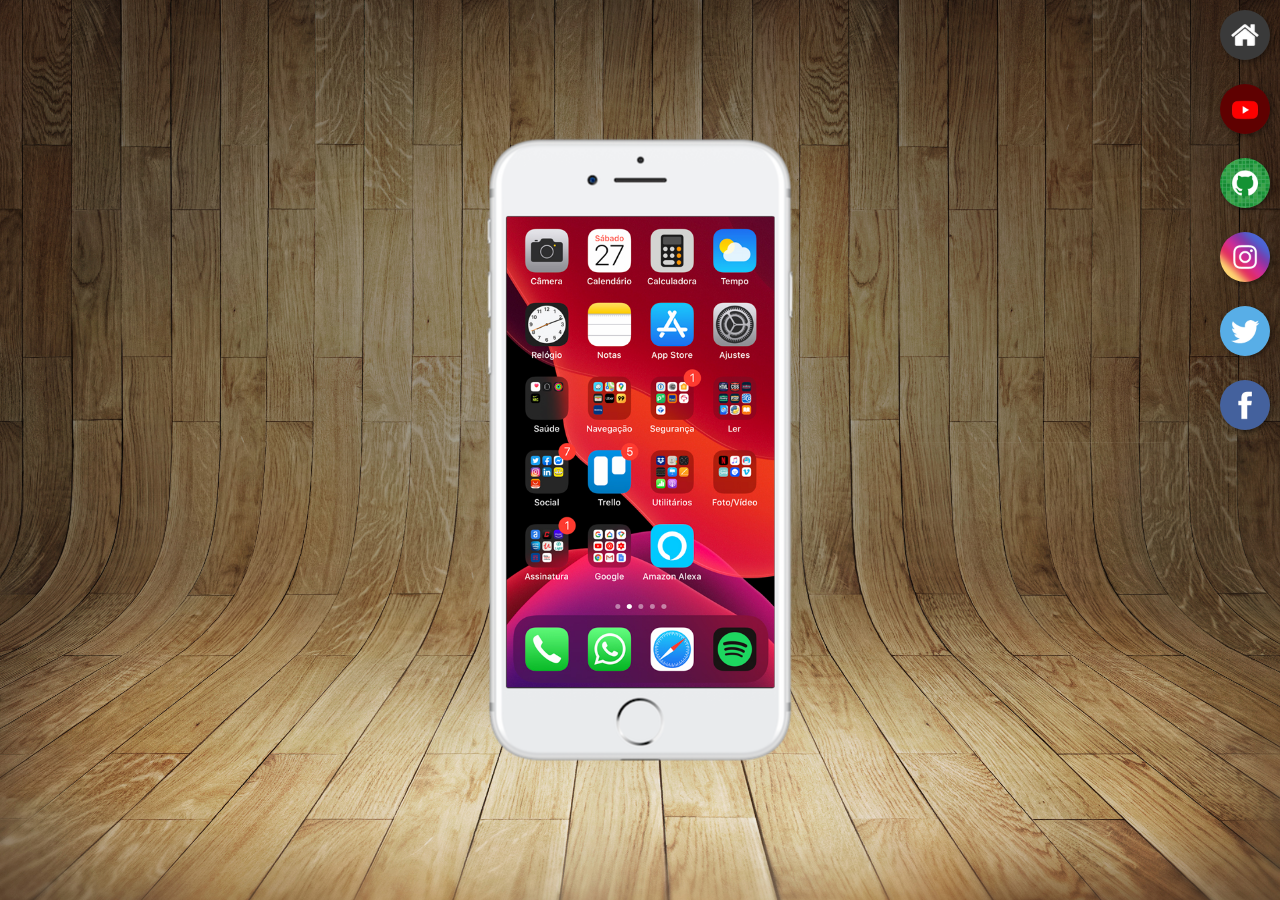
<file: index.html>
<!DOCTYPE html>
<html lang="pt-br">
<head>
    <meta charset="UTF-8">
    <meta name="viewport" content="width=device-width, initial-scale=1.0">
    <link rel="stylesheet" href="estilos/style.css">
    <link rel="shortcut icon" href="favicon.ico" type="image/x-icon">
    <title>Projeto Redes Sociais</title>
</head>
<body>
    <main>
        <section id="telefone">
            <iframe src="sociais/home.html" name="tela" id="tela" frameborder="0">
                Seu navegador não é compatível com isto.
            </iframe>
        </section>
        <section id="redes-sociais">
            <a href="sociais/home.html" target="tela"><img src="imagens/logo-home.jpg" alt="home"></a><br>
            <a href="sociais/youtube.html" target="tela"><img src="imagens/logo-youtube.jpg" alt="youtube"></a><br>
            <a href="sociais/github.html" target="tela"><img src="imagens/logo-github.jpg" alt="github"></a><br>
            <a href="sociais/instagram.html" target="tela"><img src="imagens/logo-instagram.jpg" alt="instagram"></a><br>
            <a href="sociais/twitter.html" target="tela"><img src="imagens/logo-twitter.jpg" alt="twitter"></a><br>
            <a href="sociais/facebook.html" target="tela"><img src="imagens/logo-facebook.jpg" alt="facebook"></a>
        </section>
    </main>
</body>
</html>
</file>
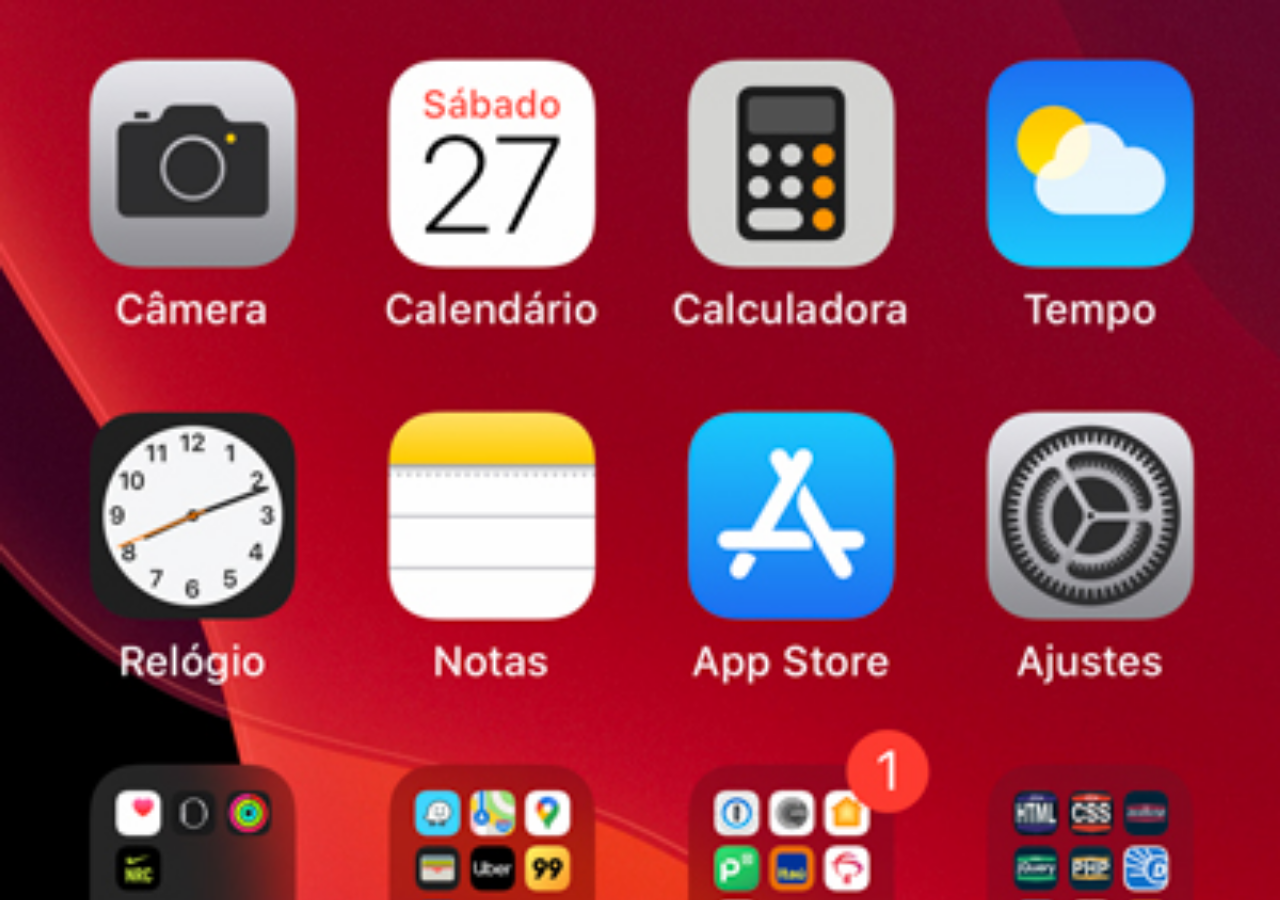
<file: home.html>
<!DOCTYPE html>
<html lang="pt-br">
<head>
    <meta charset="UTF-8">
    <meta name="viewport" content="width=device-width, initial-scale=1.0">
    <title>Home</title>
    <style>
        * {
            margin: 0px;
            padding: 0px;
        }

        body {
            width: 100vw;
            height: 100vh;
            background: black url(imagens/tela-home.jpg) no-repeat top center;
            background-size: cover;
        }
    </style>
</head>
<body>
    
</body>
</html>
</file>
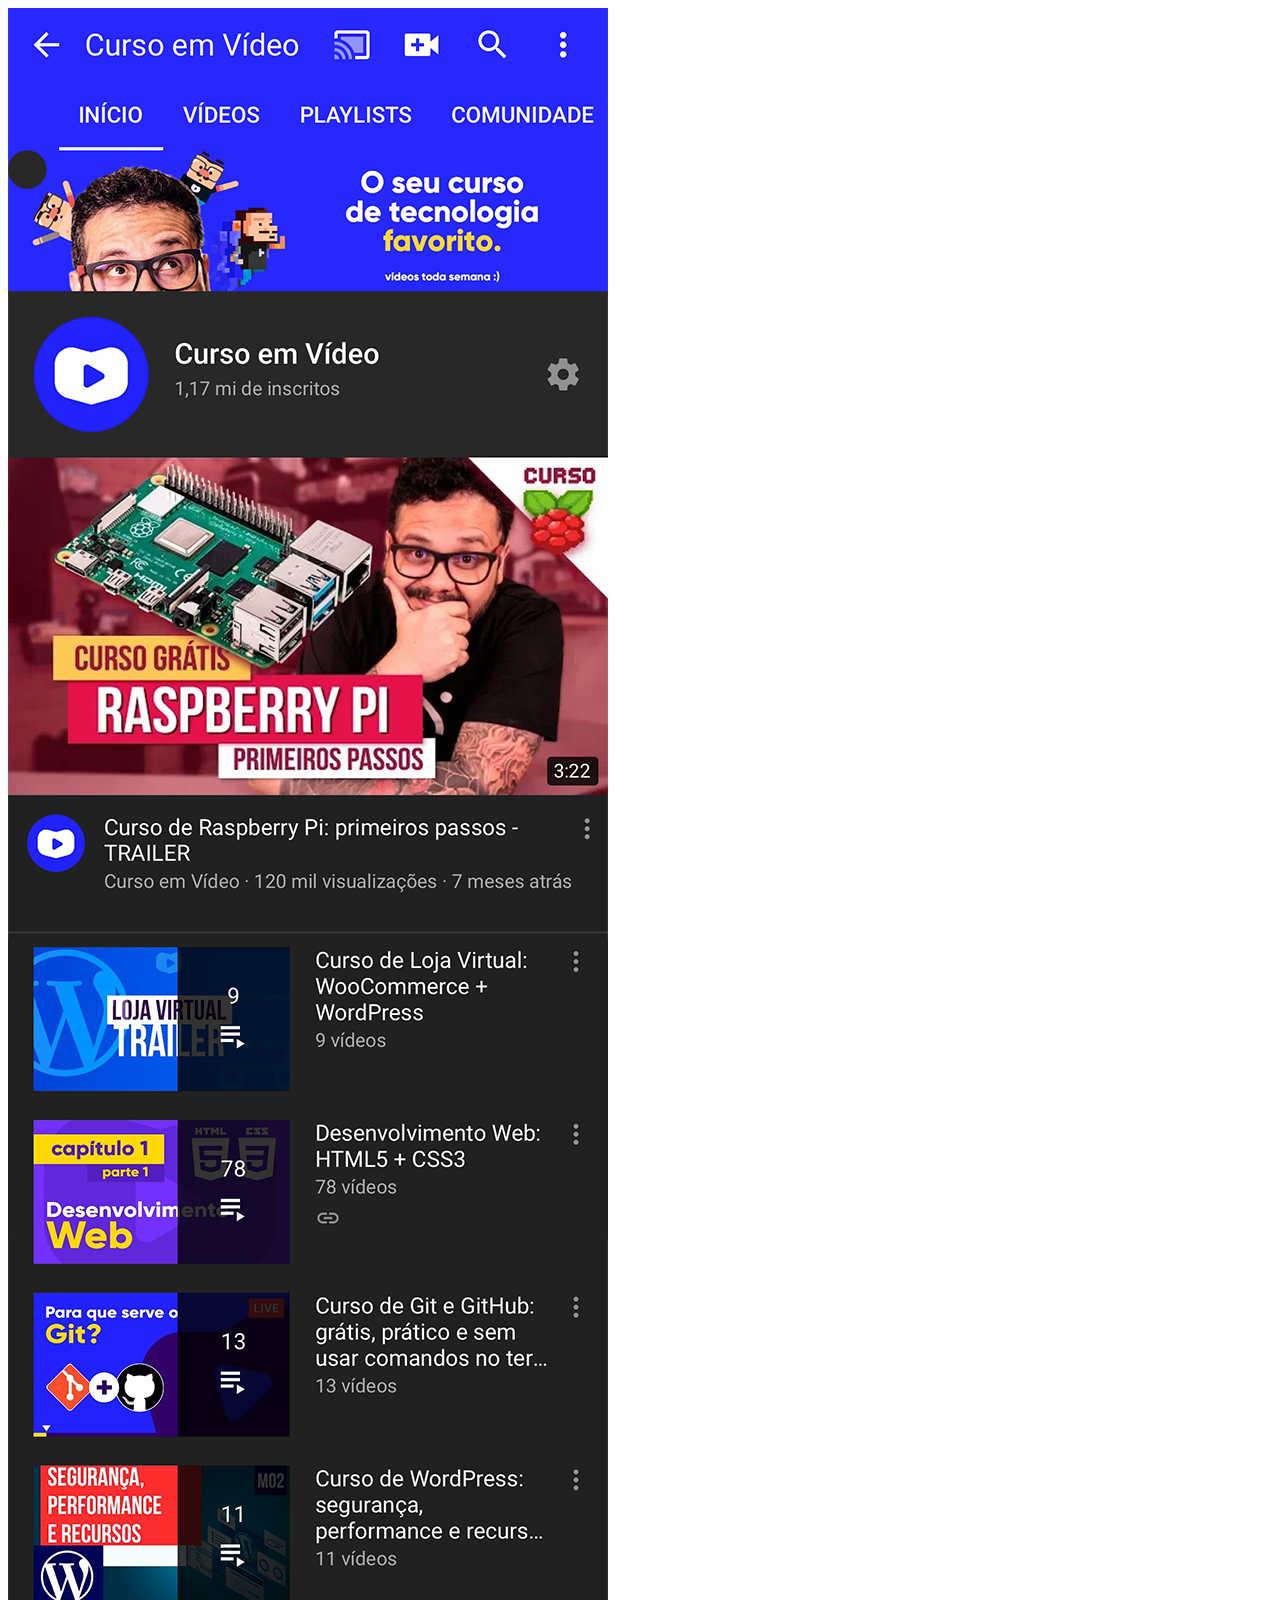
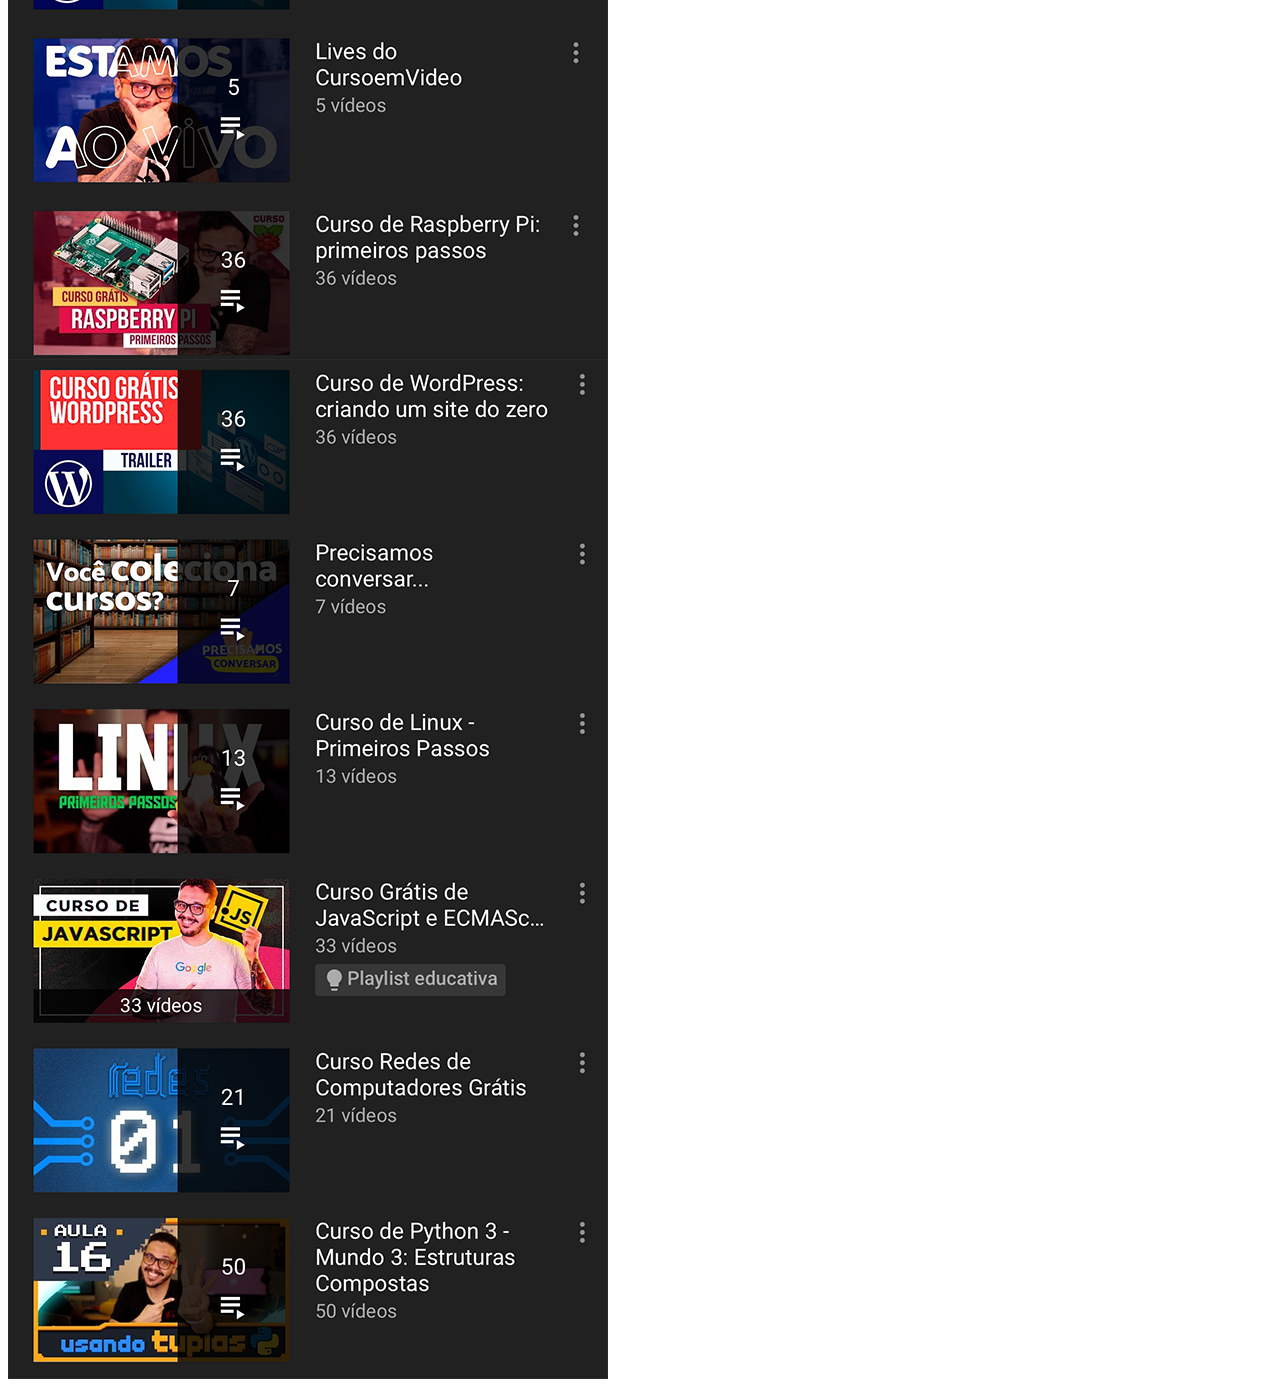
<file: youtube.html>
<!DOCTYPE html>
<html lang="pt-br">
<head>
    <meta charset="UTF-8">
    <meta name="viewport" content="width=device-width, initial-scale=1.0">
    <title>Página do Youtube</title>
    <style>
        
    </style>
</head>
<body>
    <img src="imagens/tela-youtube.png" alt="tela do youtube">
    <a href="https://www.youtube.com"></a>
</body>
</html>
</file>
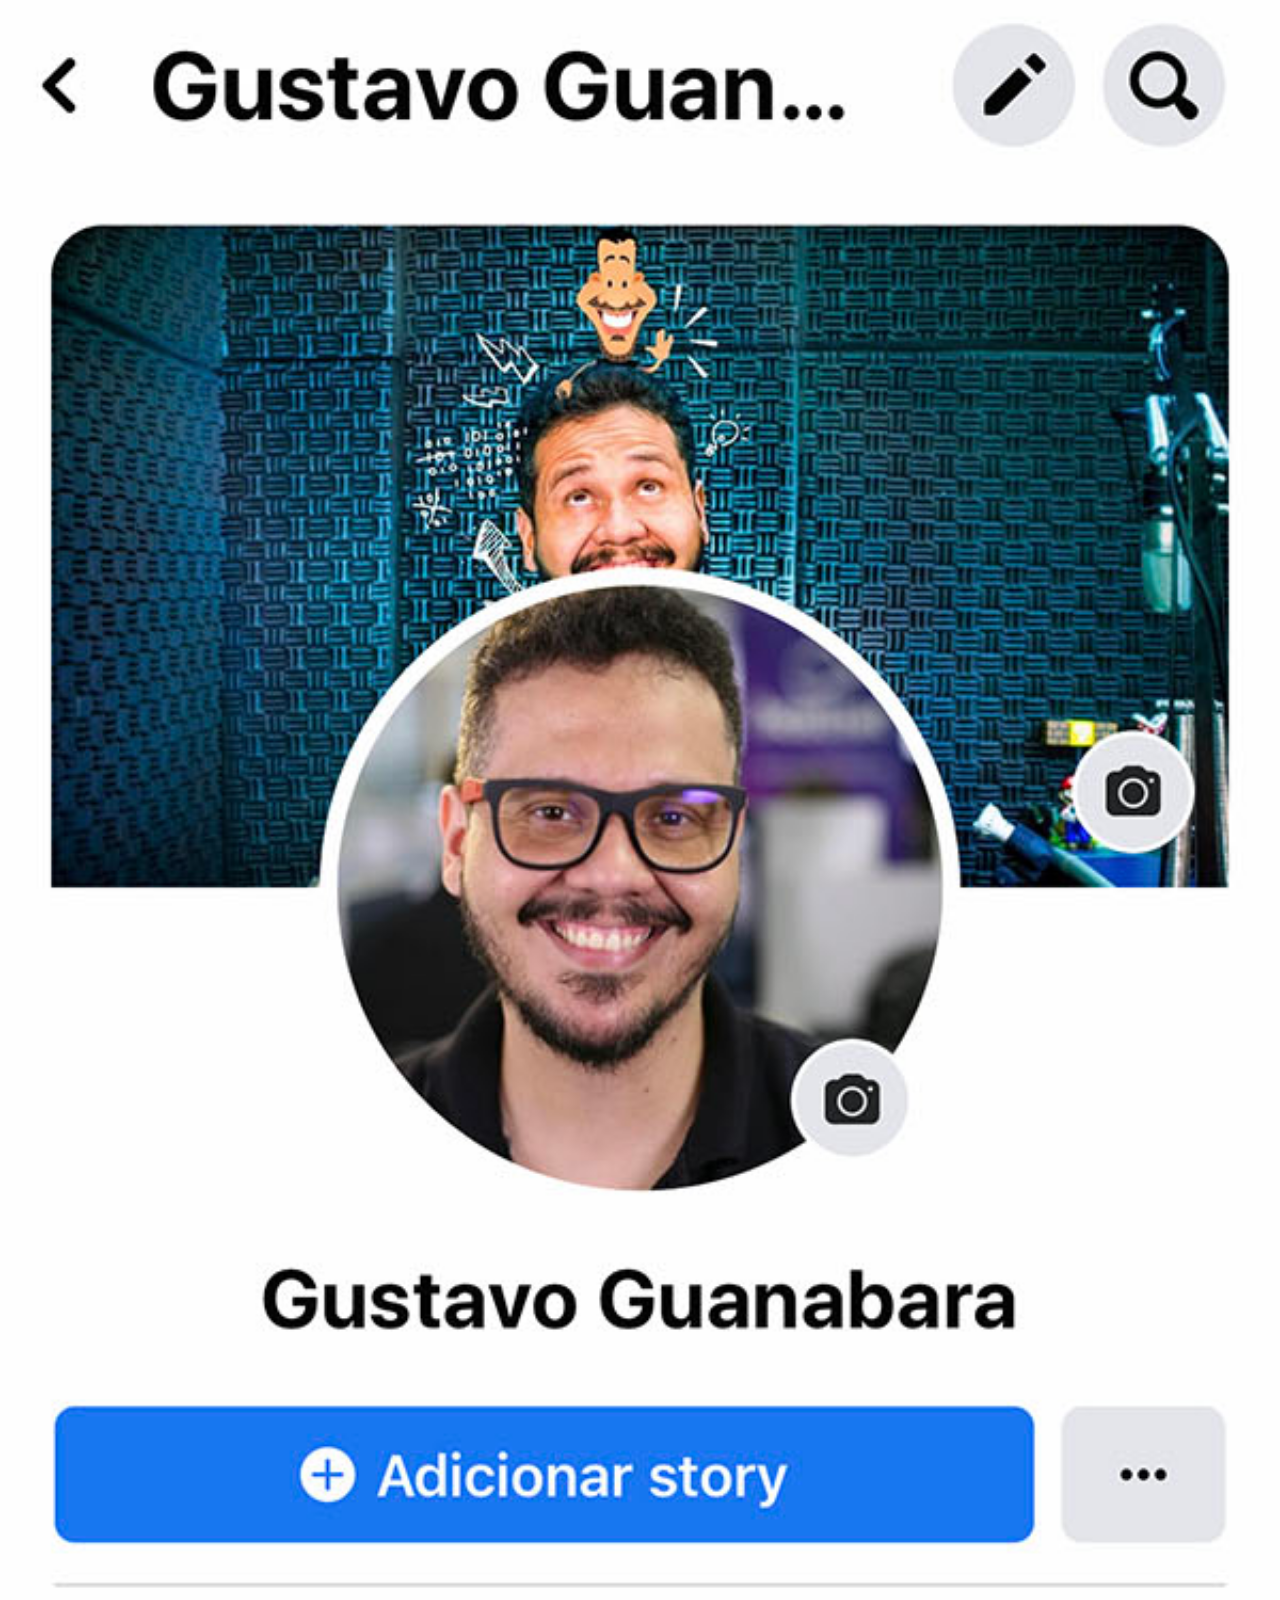
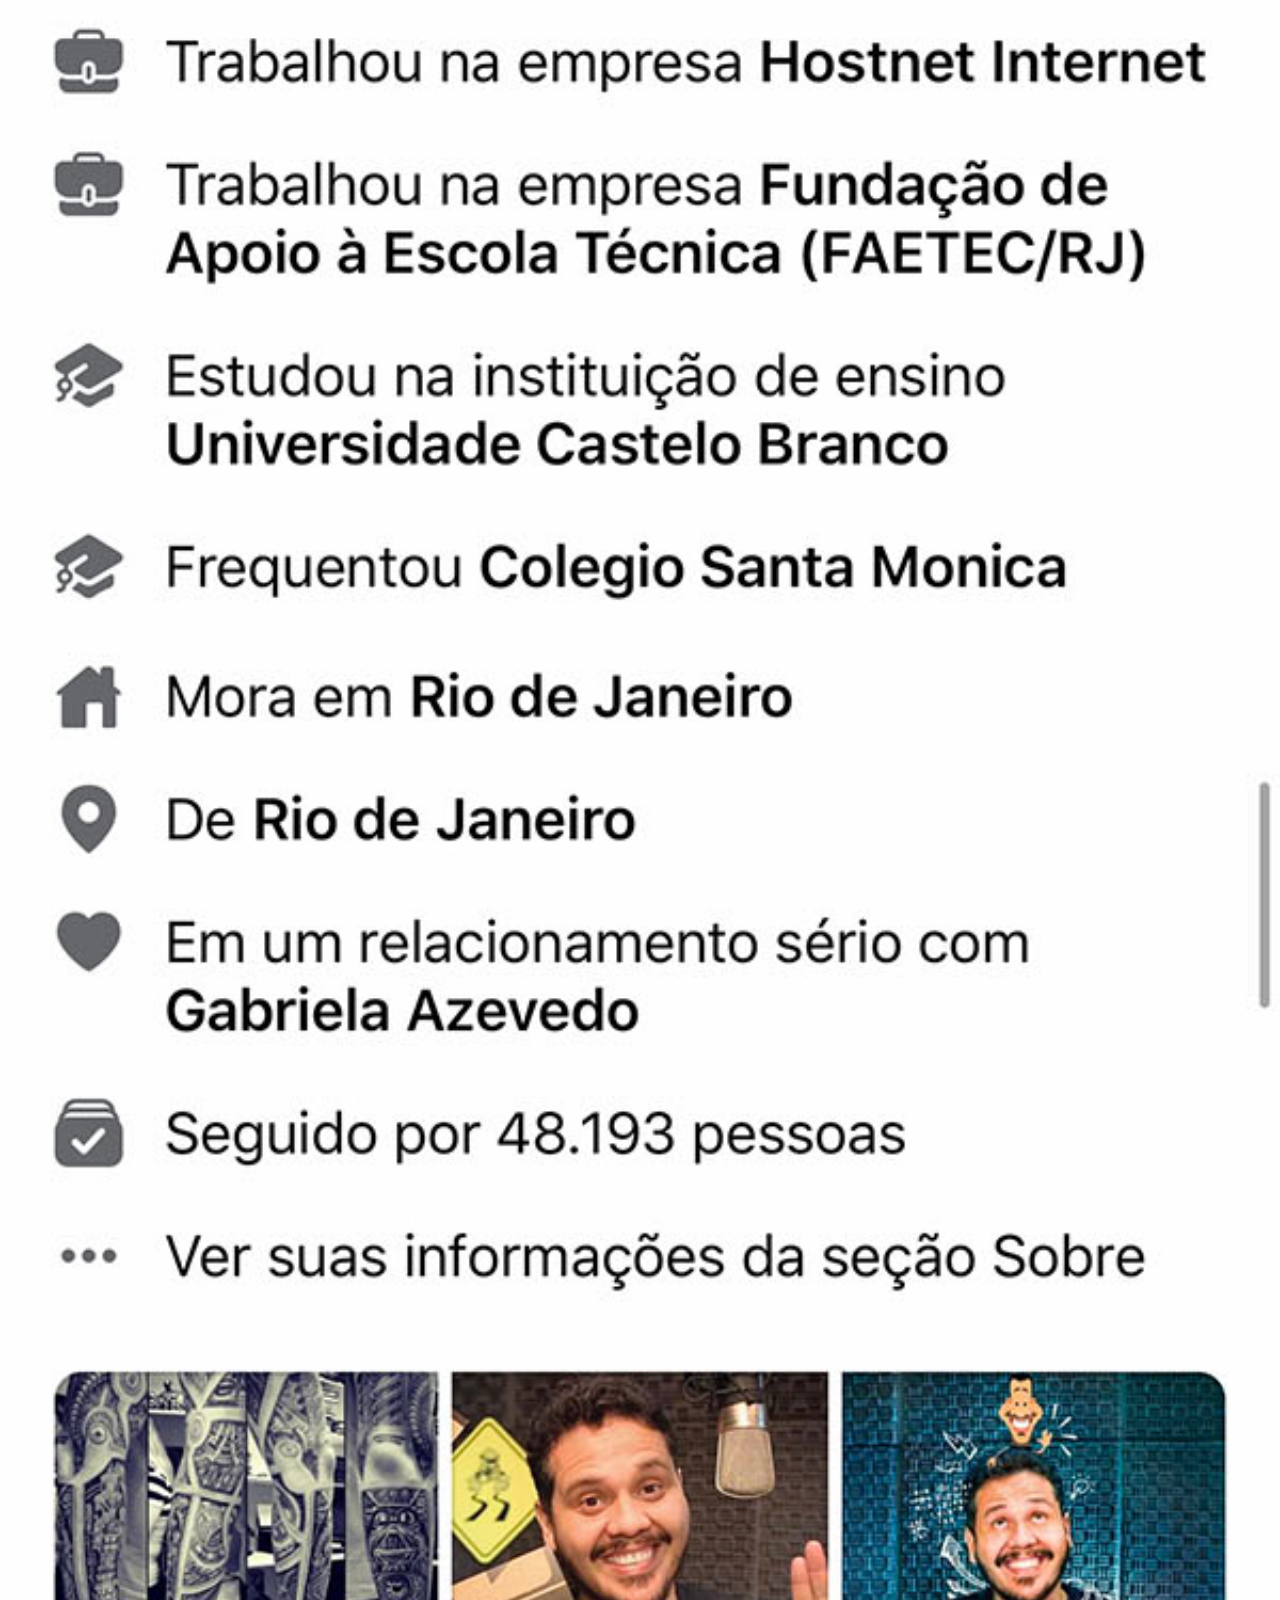
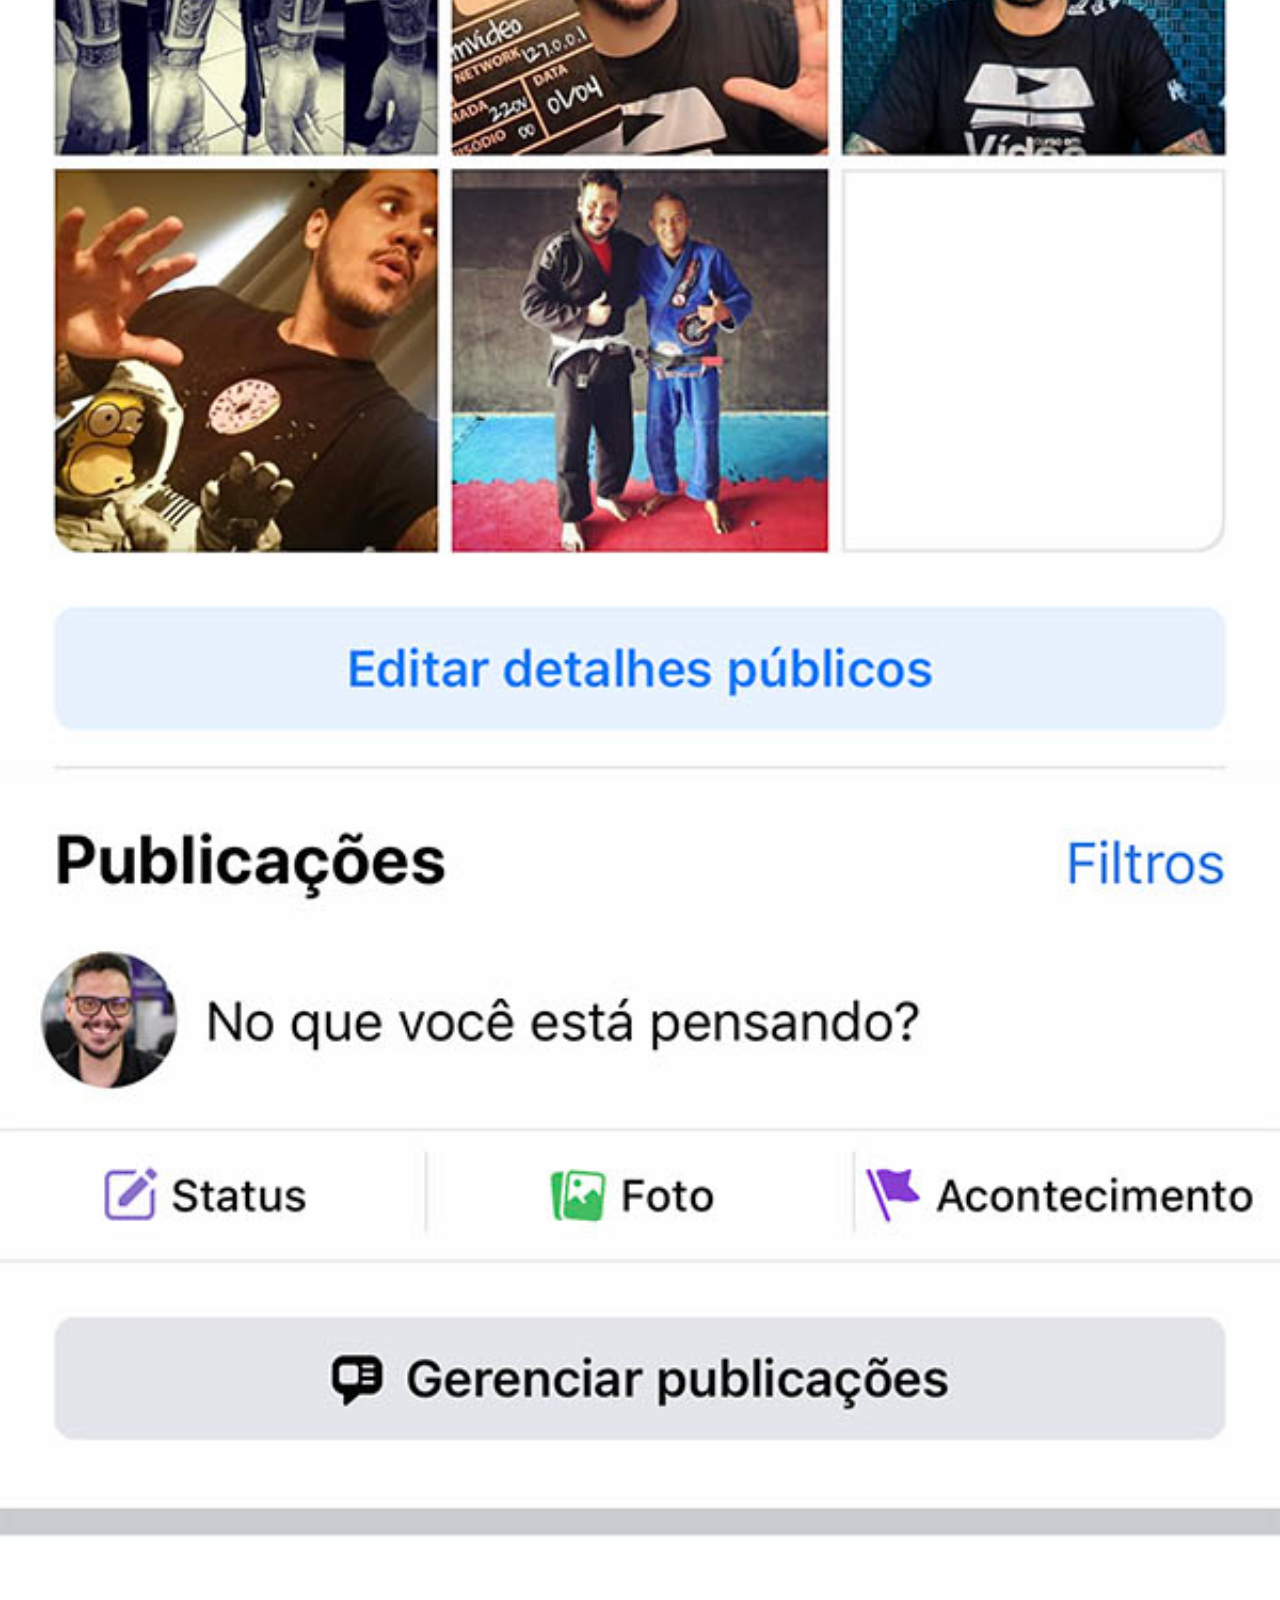
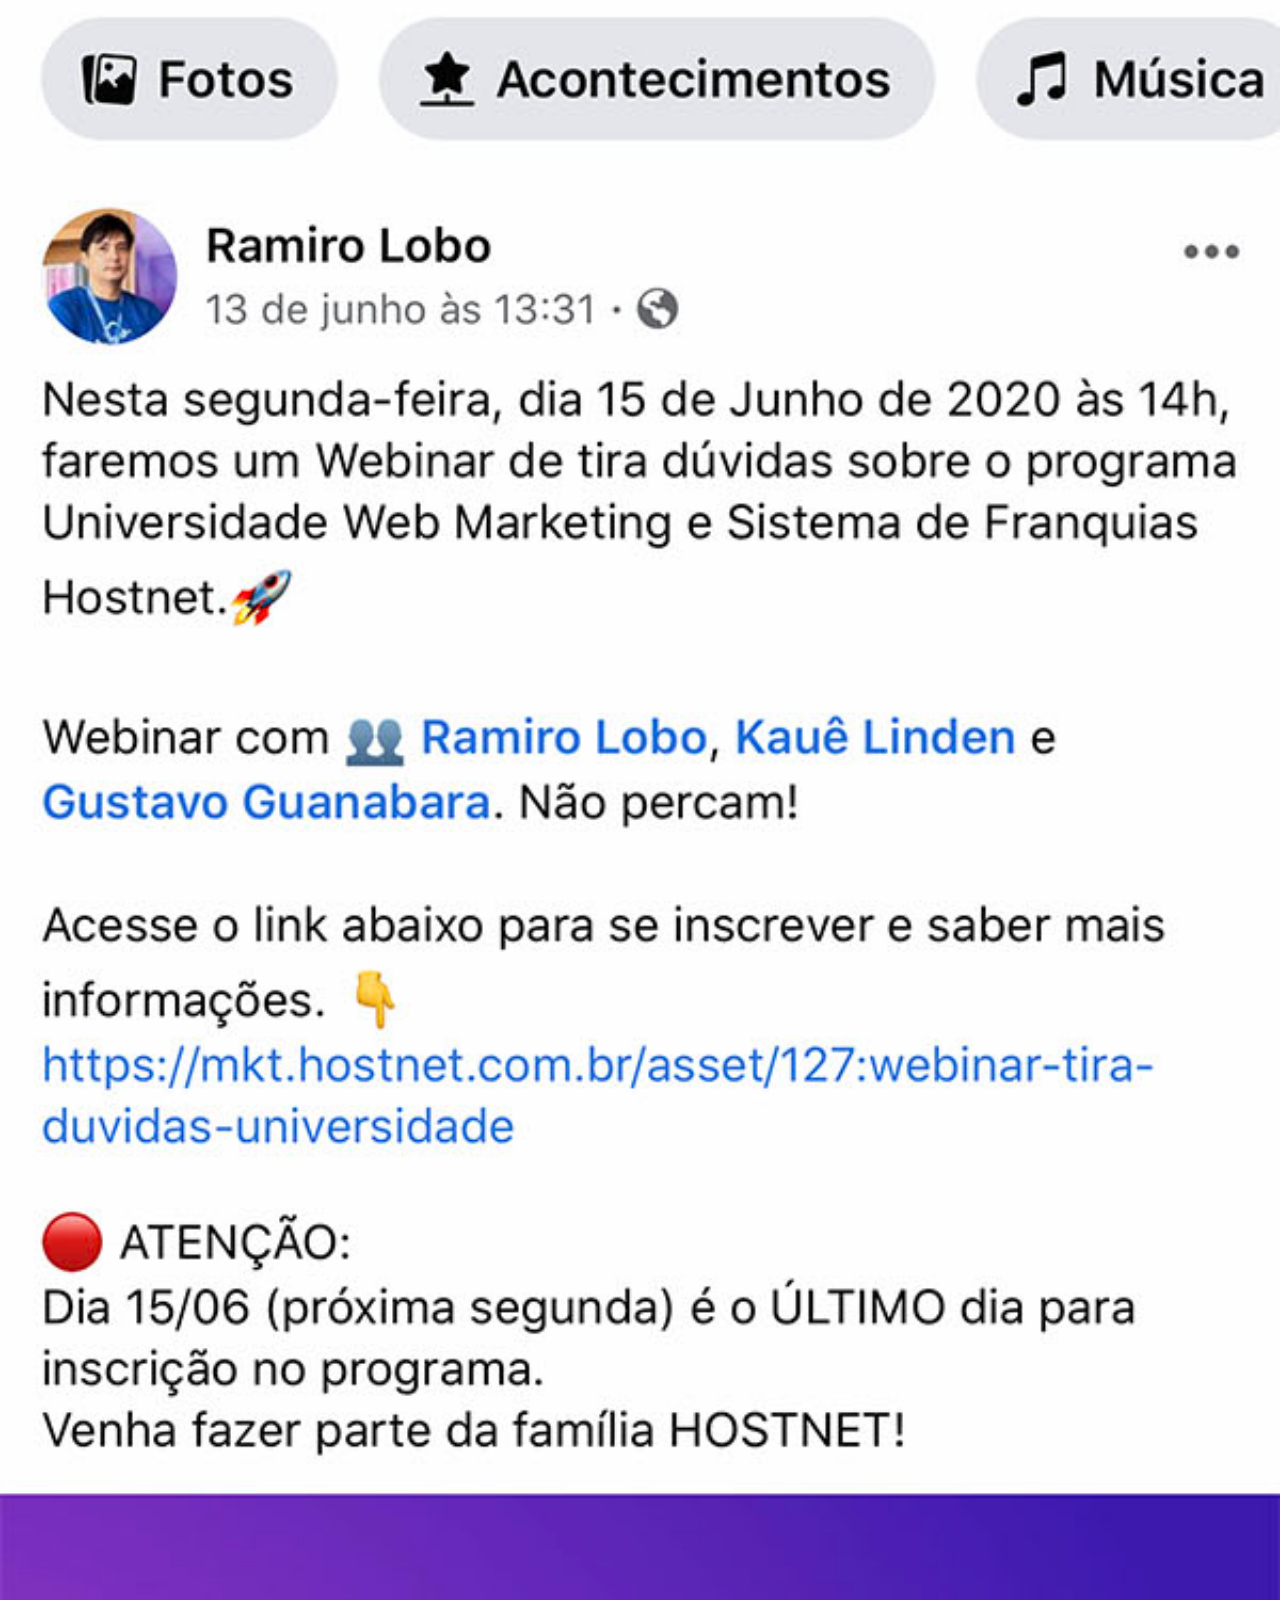
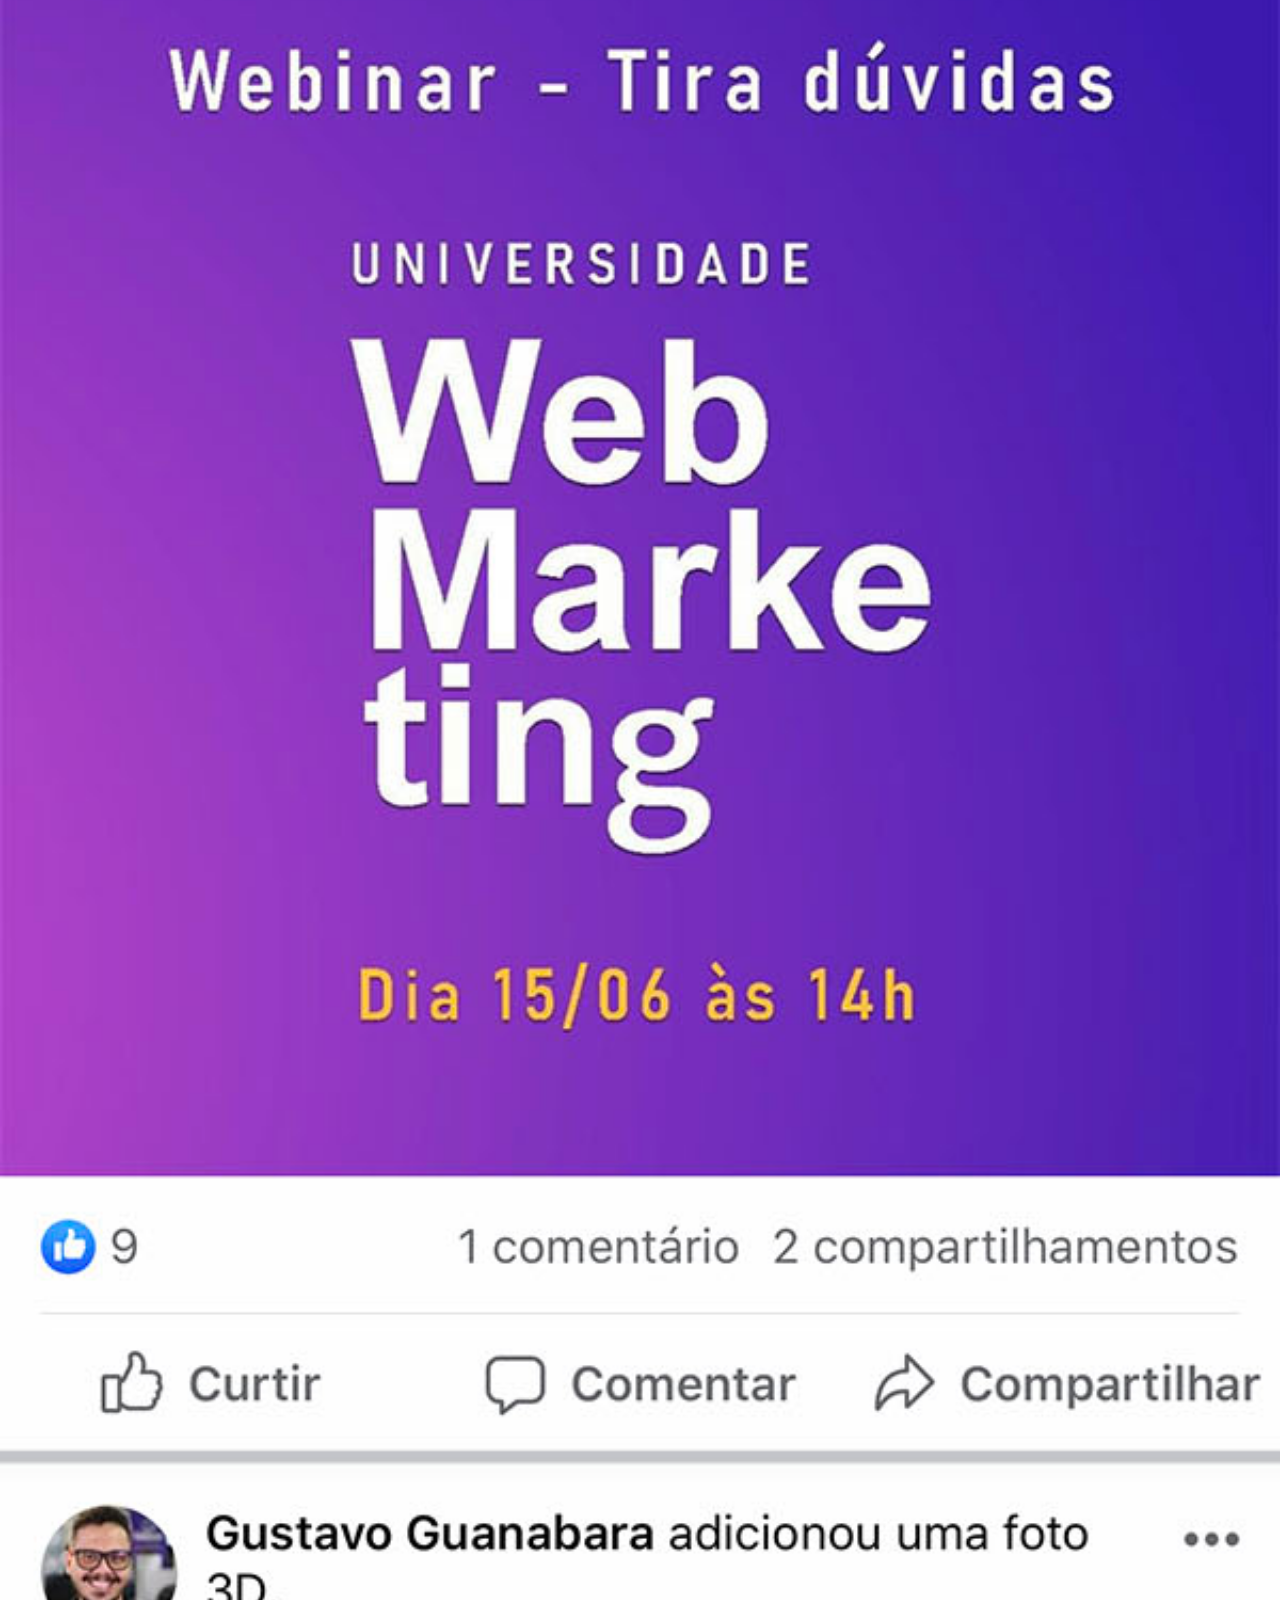
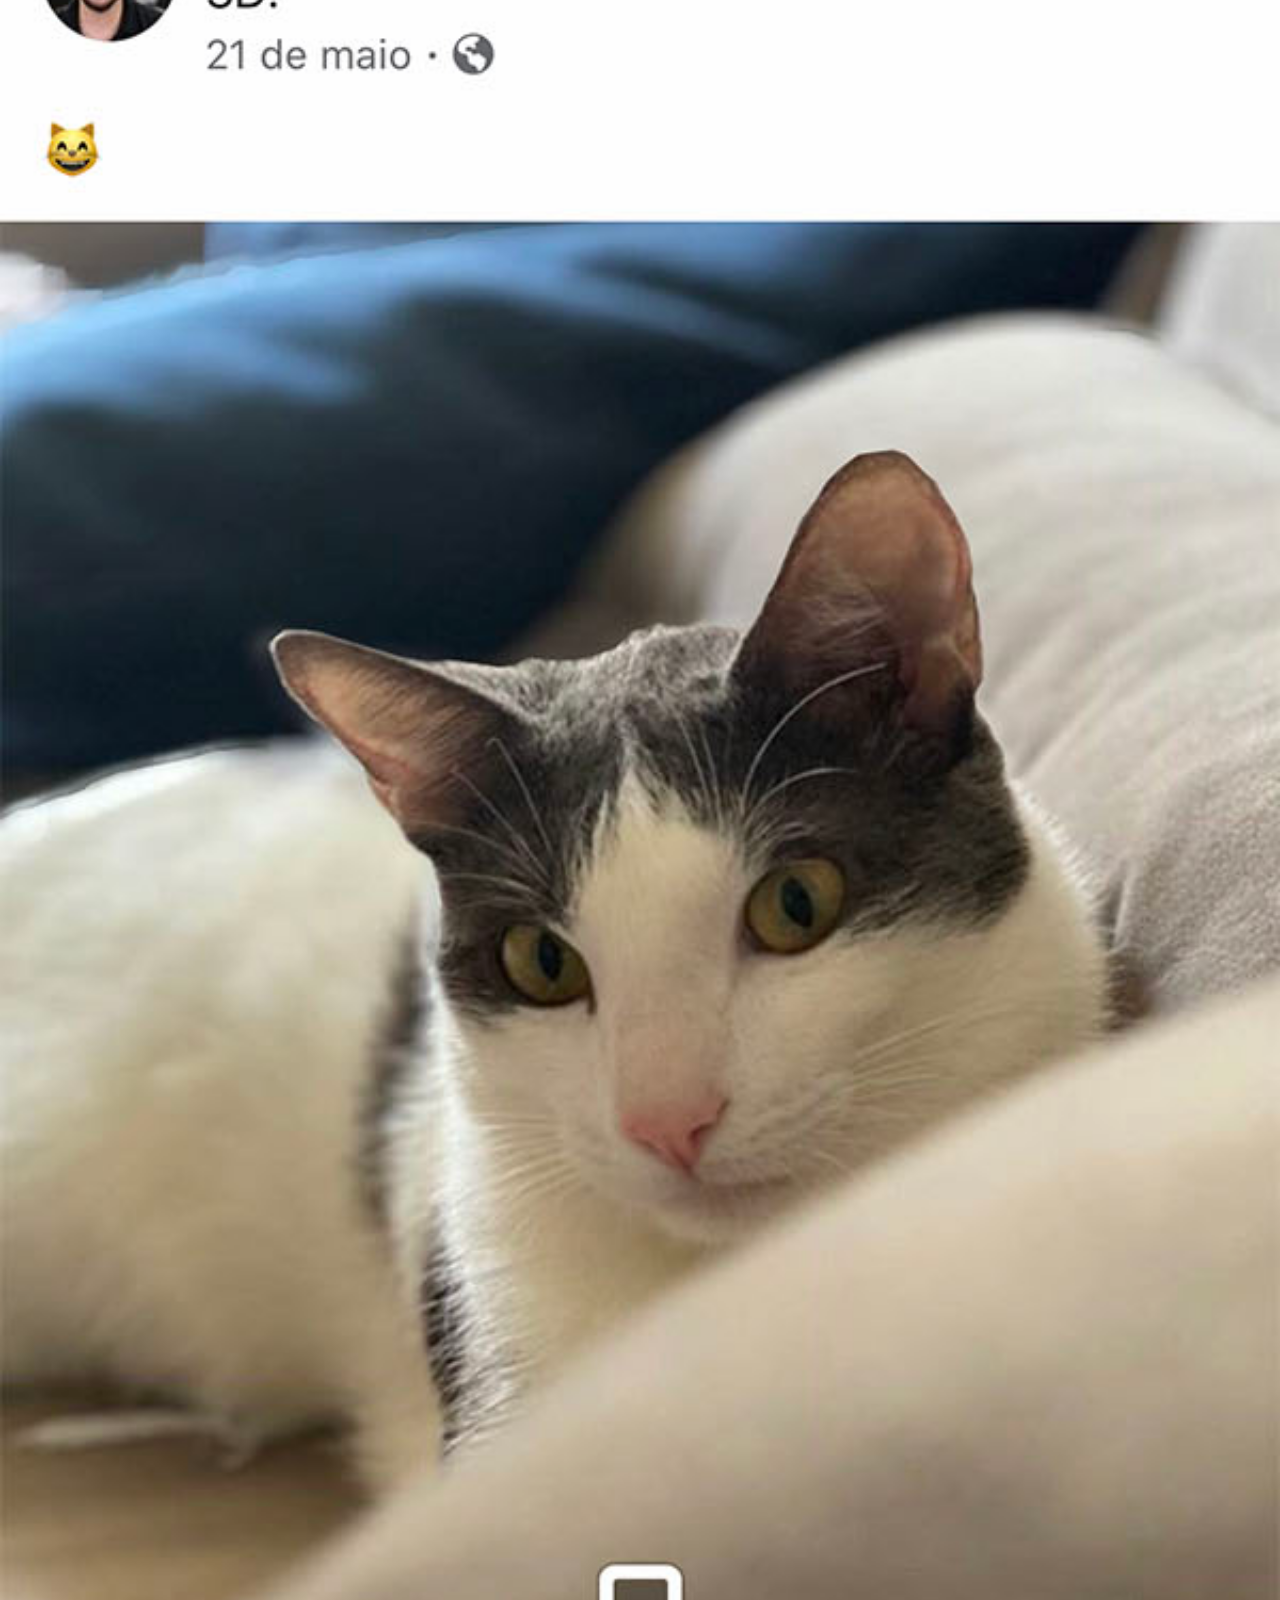
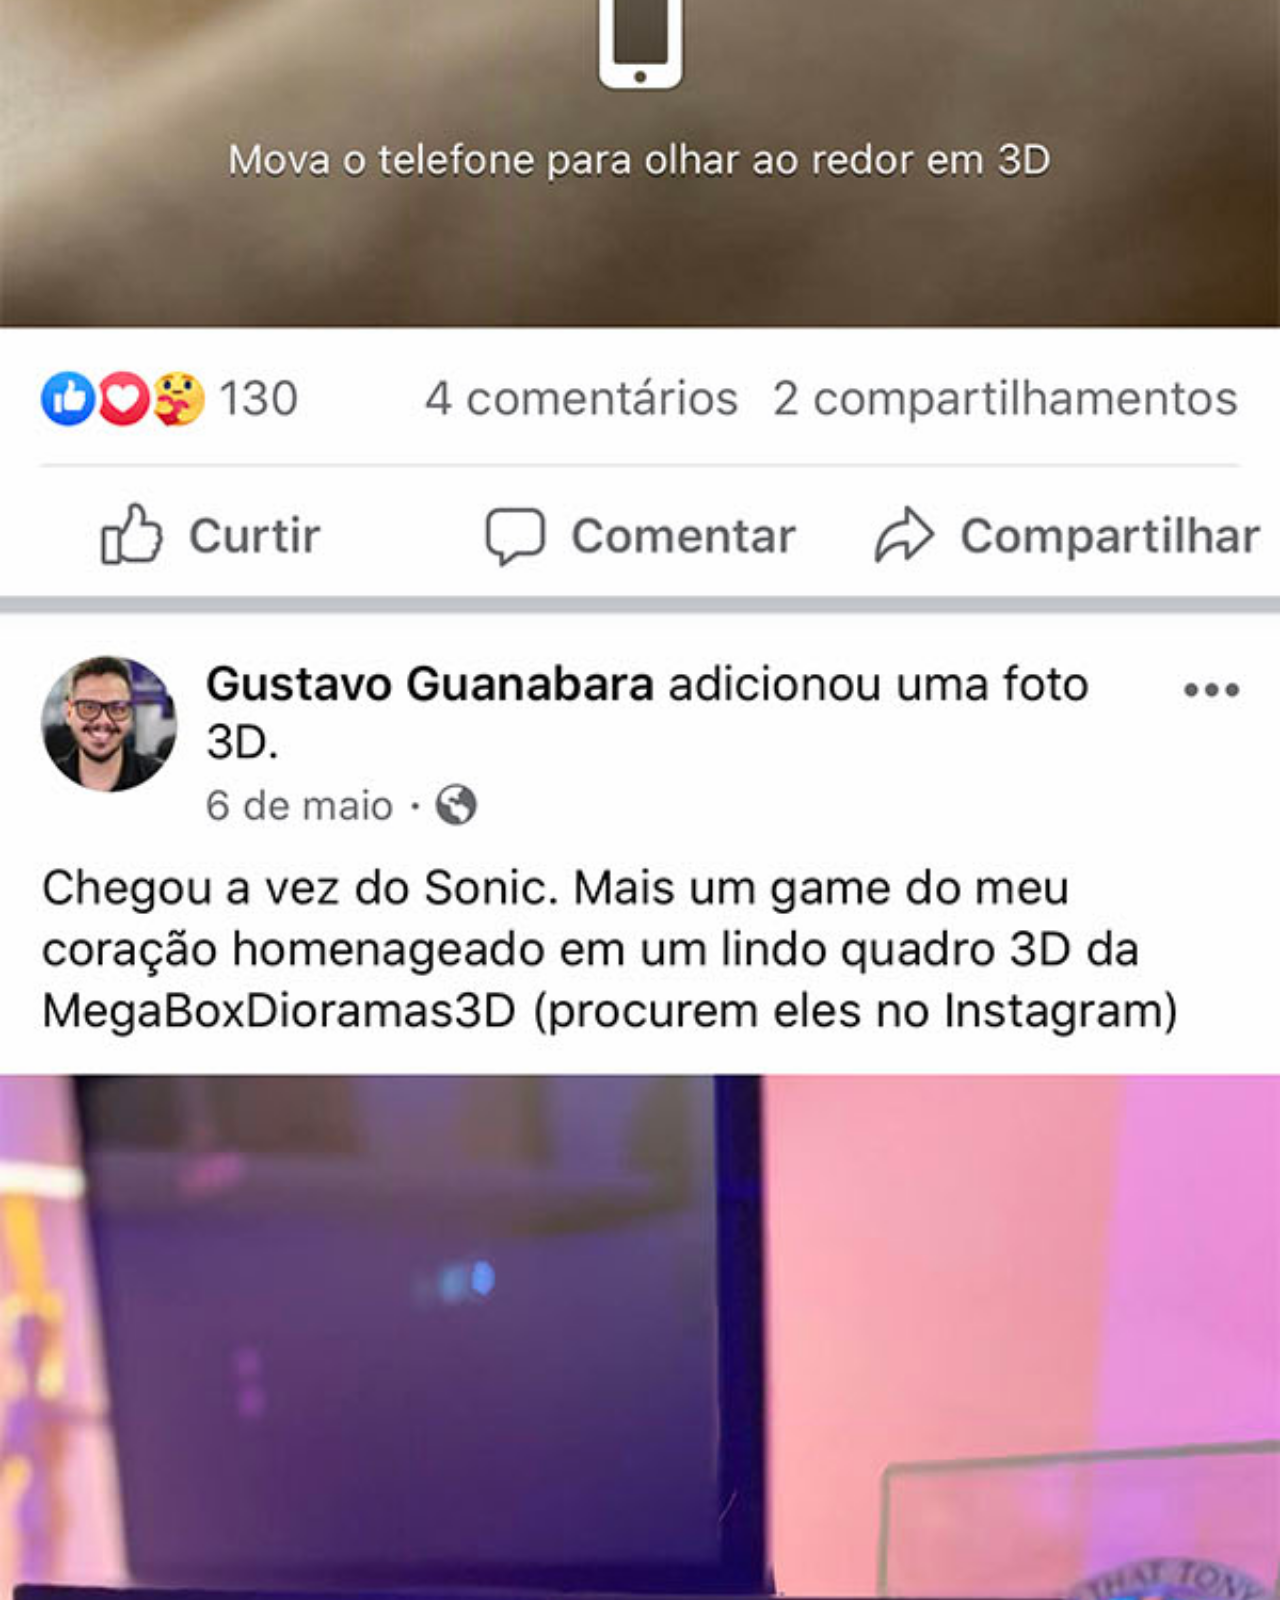
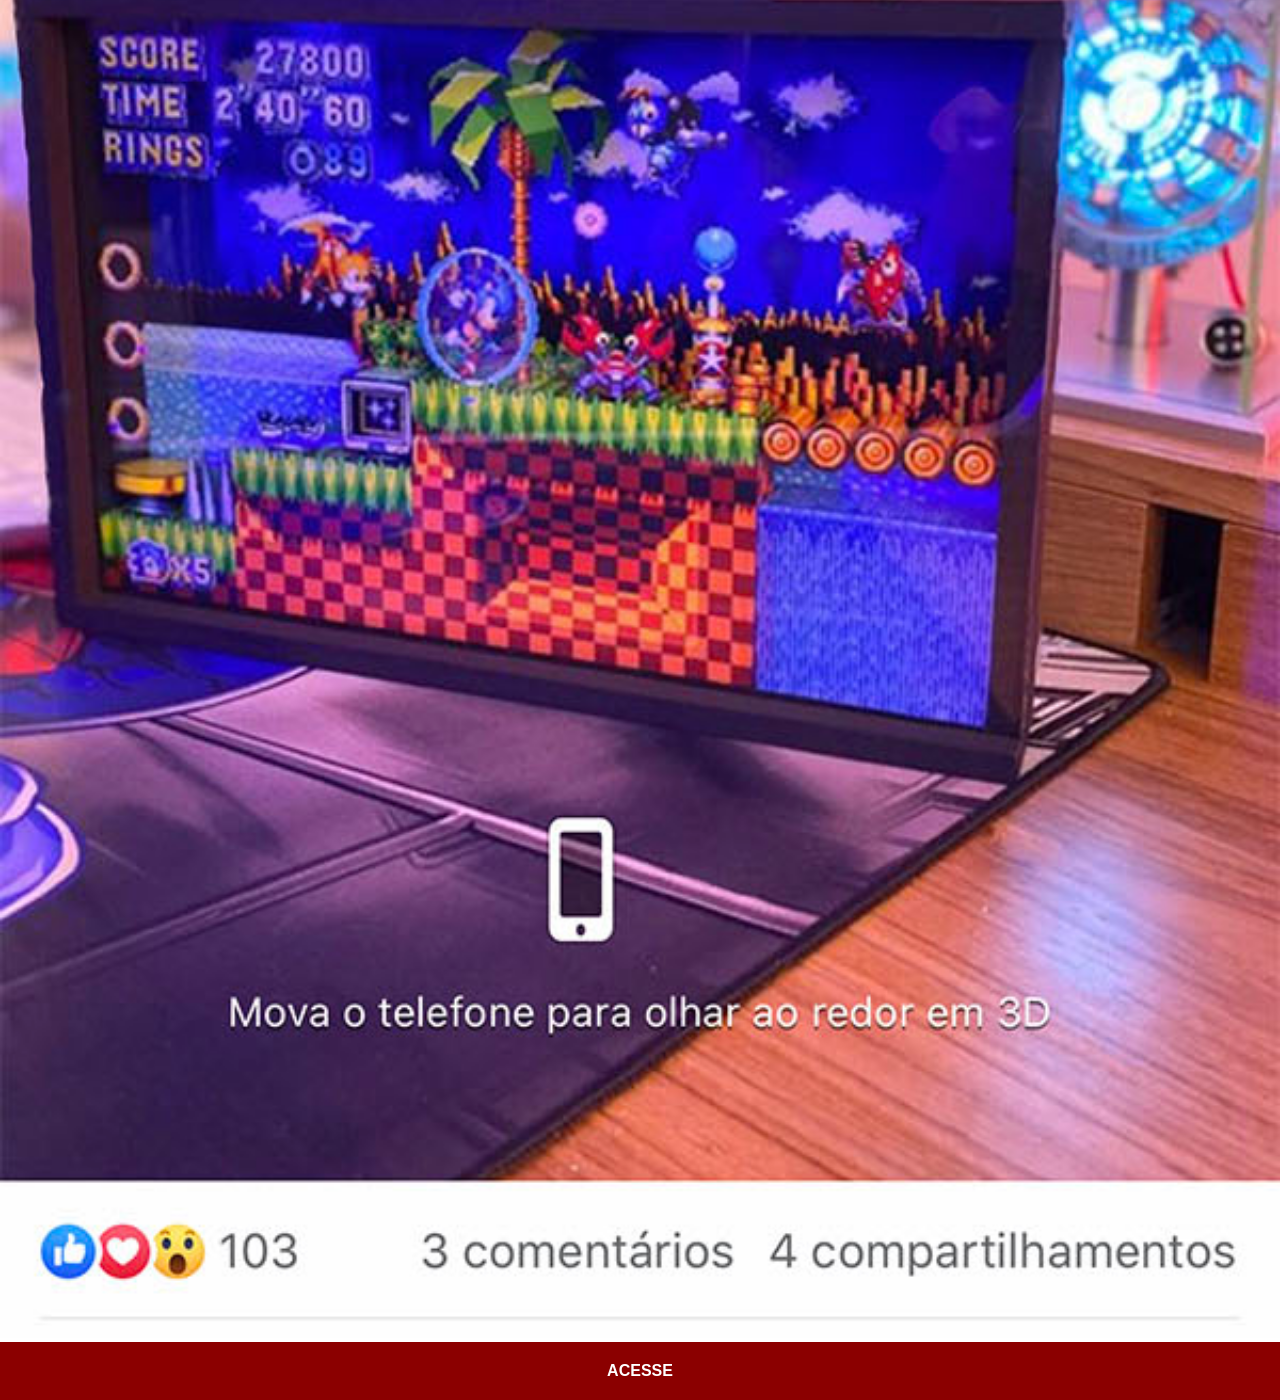
<file: sociais/facebook.html>
<!DOCTYPE html>
<html lang="pt-br">
<head>
    <meta charset="UTF-8">
    <meta name="viewport" content="width=device-width, initial-scale=1.0">
    <title>Página do Youtube</title>
    <link rel="stylesheet" href="../estilos/social.css">
</head>
<body>
    <img src="../imagens/tela-facebook.jpg" alt="Facebook">
    <a href="https://www.facebook.com" target="_blank">ACESSE</a>
</body>
</html>
</file>
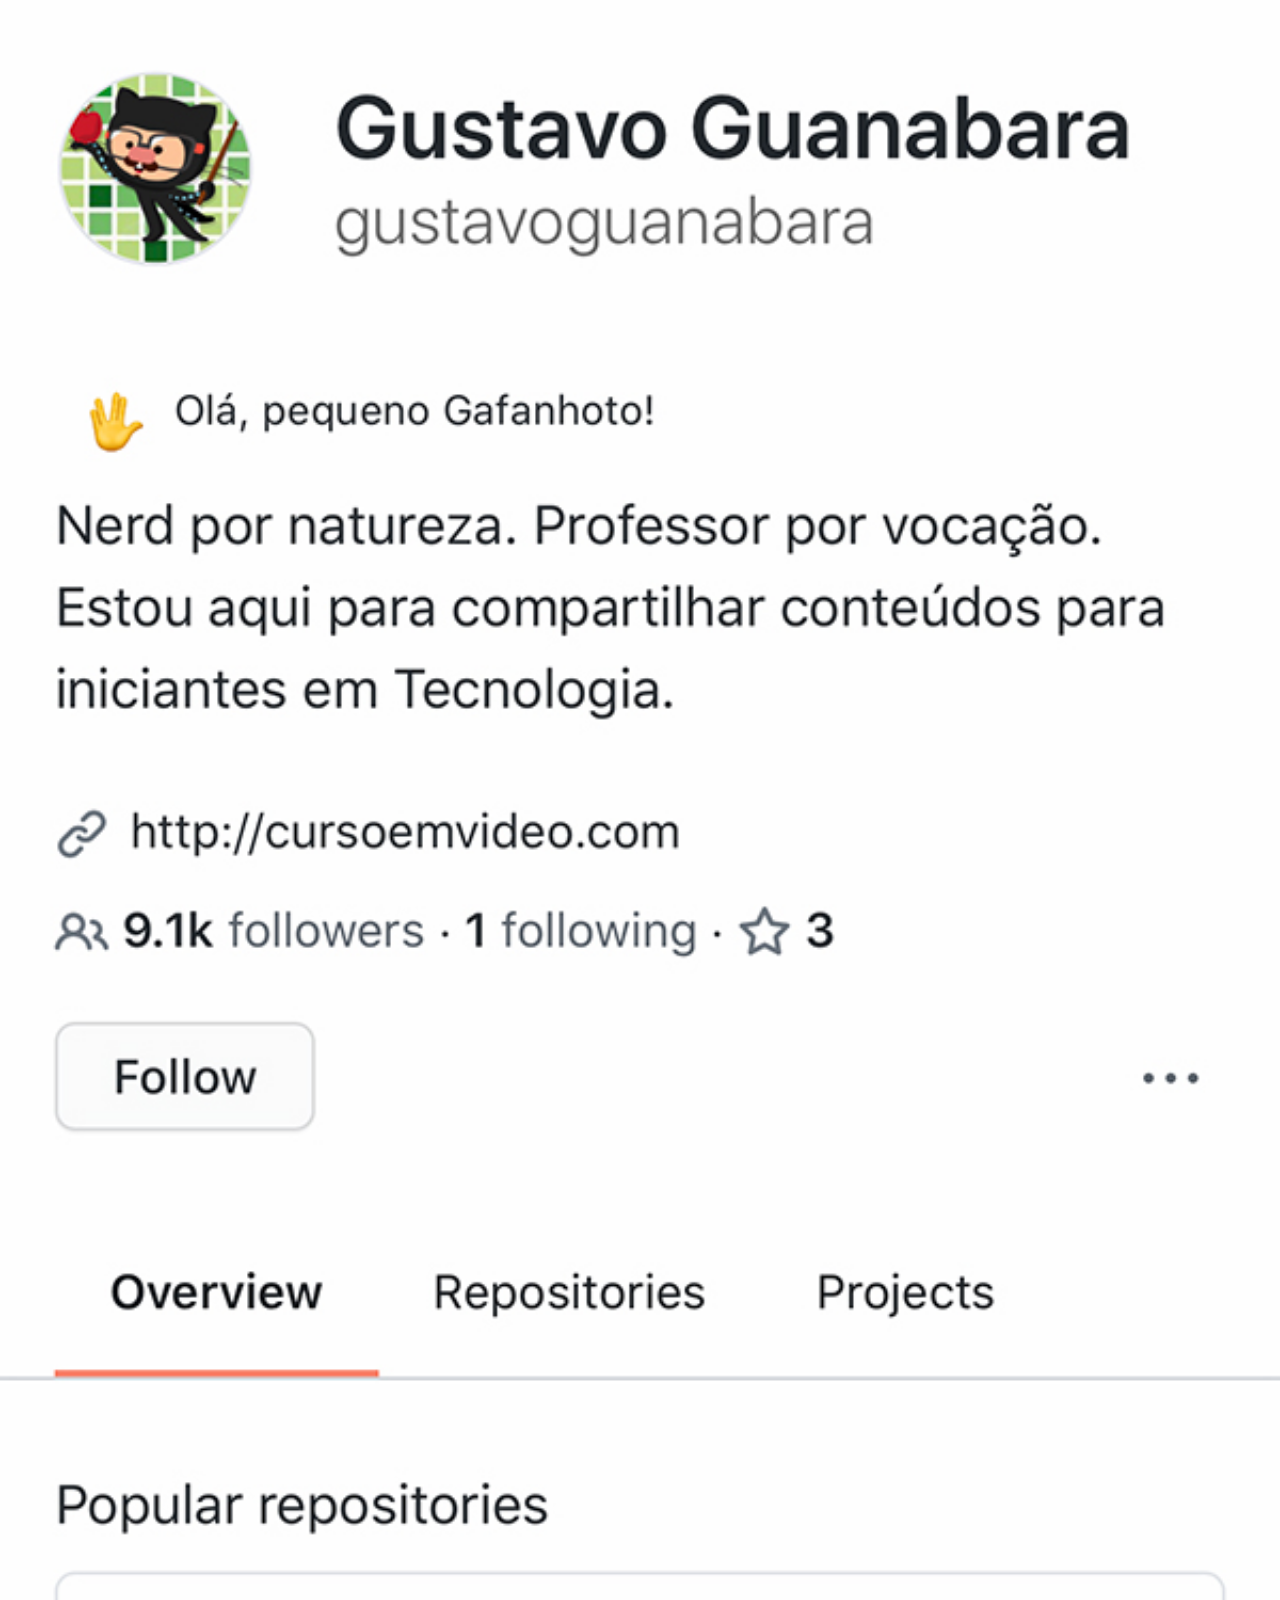
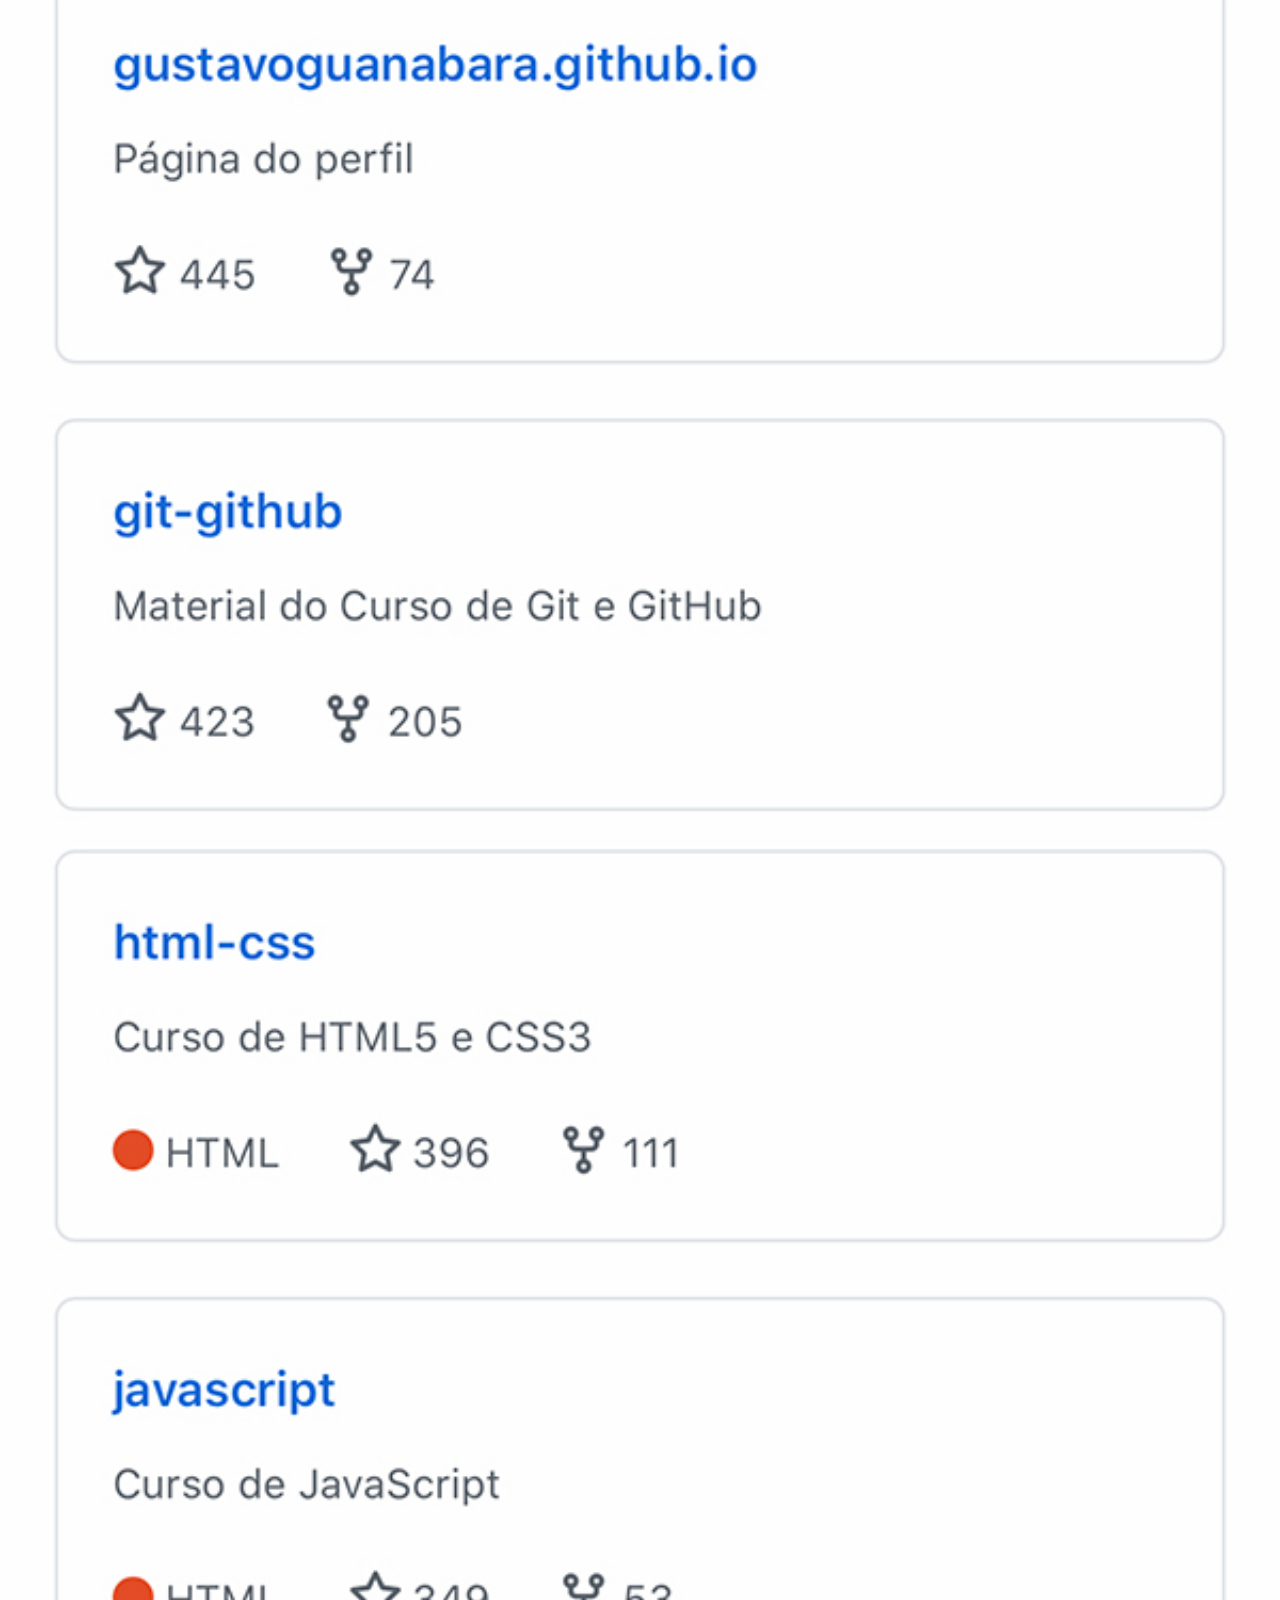
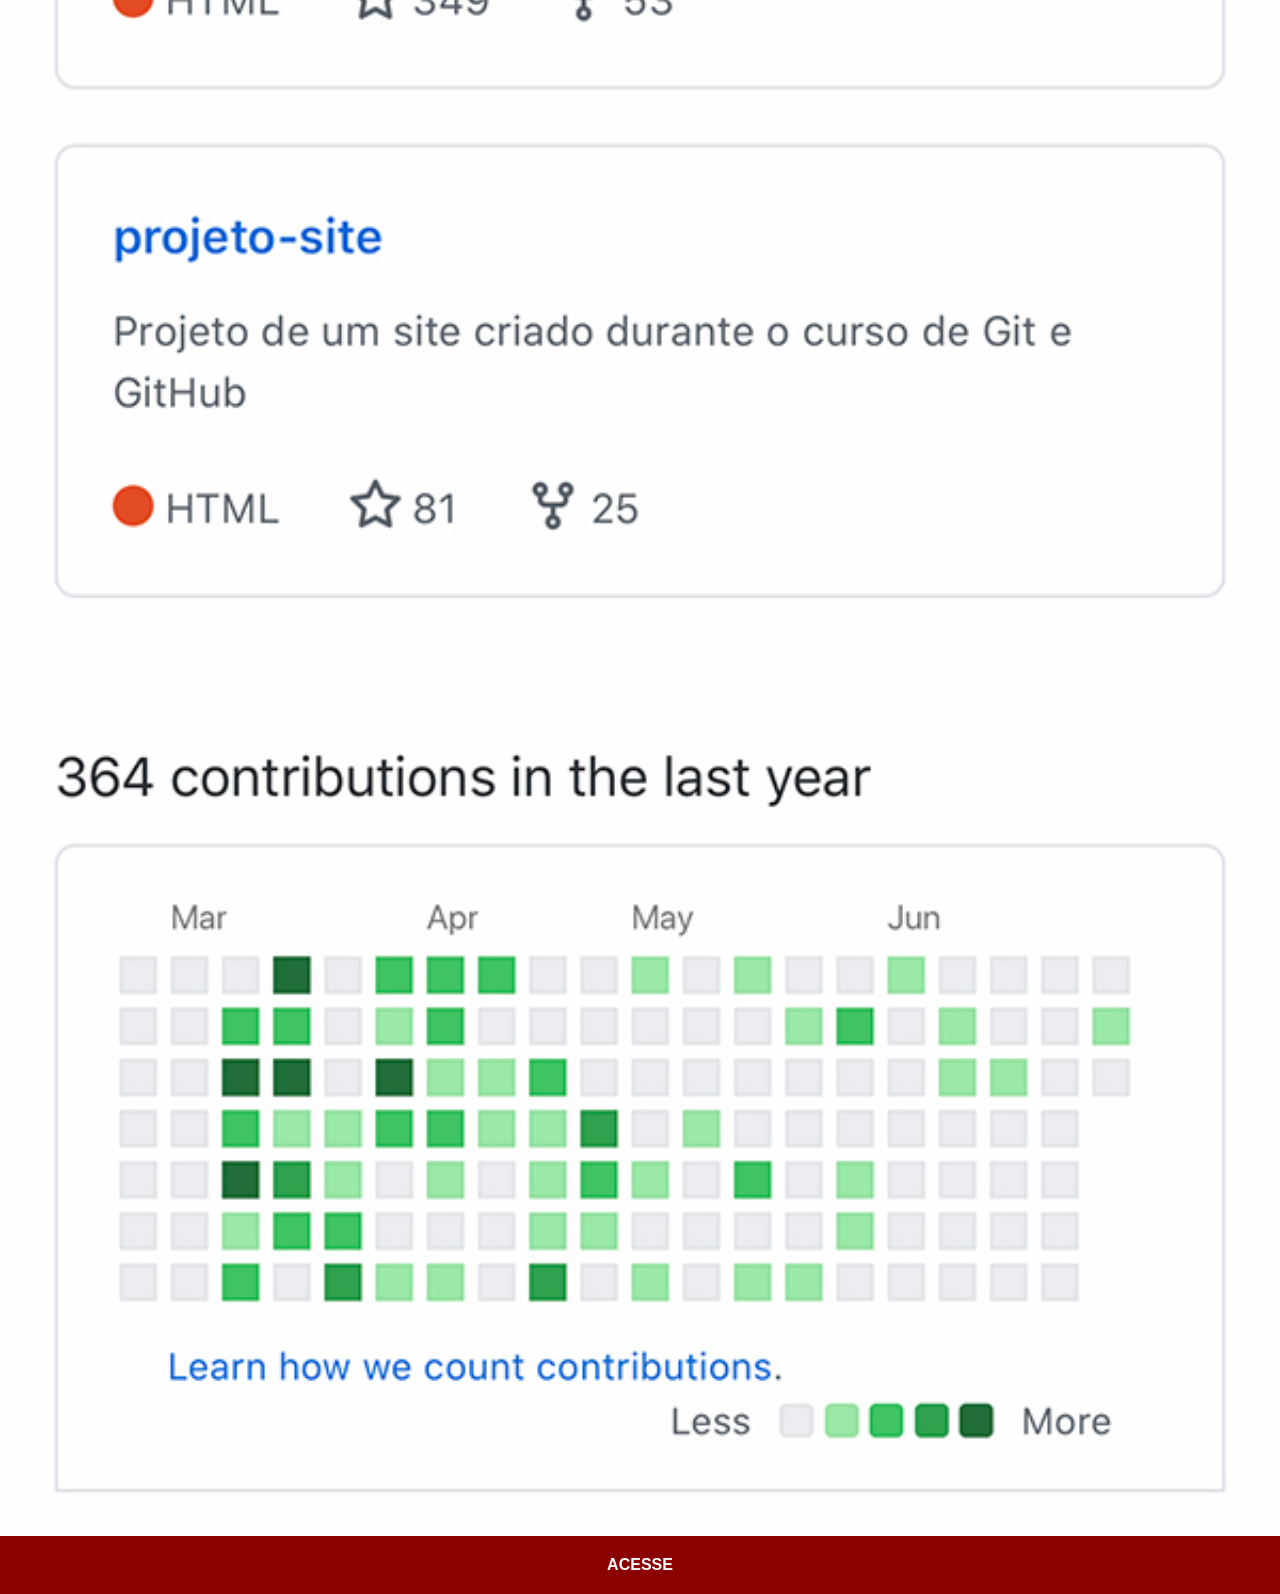
<file: sociais/github.html>
<!DOCTYPE html>
<html lang="pt-br">
<head>
    <meta charset="UTF-8">
    <meta name="viewport" content="width=device-width, initial-scale=1.0">
    <title>Página do Youtube</title>
    <link rel="stylesheet" href="../estilos/social.css">
</head>
<body>
    <img src="../imagens/tela-github.jpg" alt="GitHub">
    <a href="https://www.github.com" target="_blank">ACESSE</a>
</body>
</html>
</file>
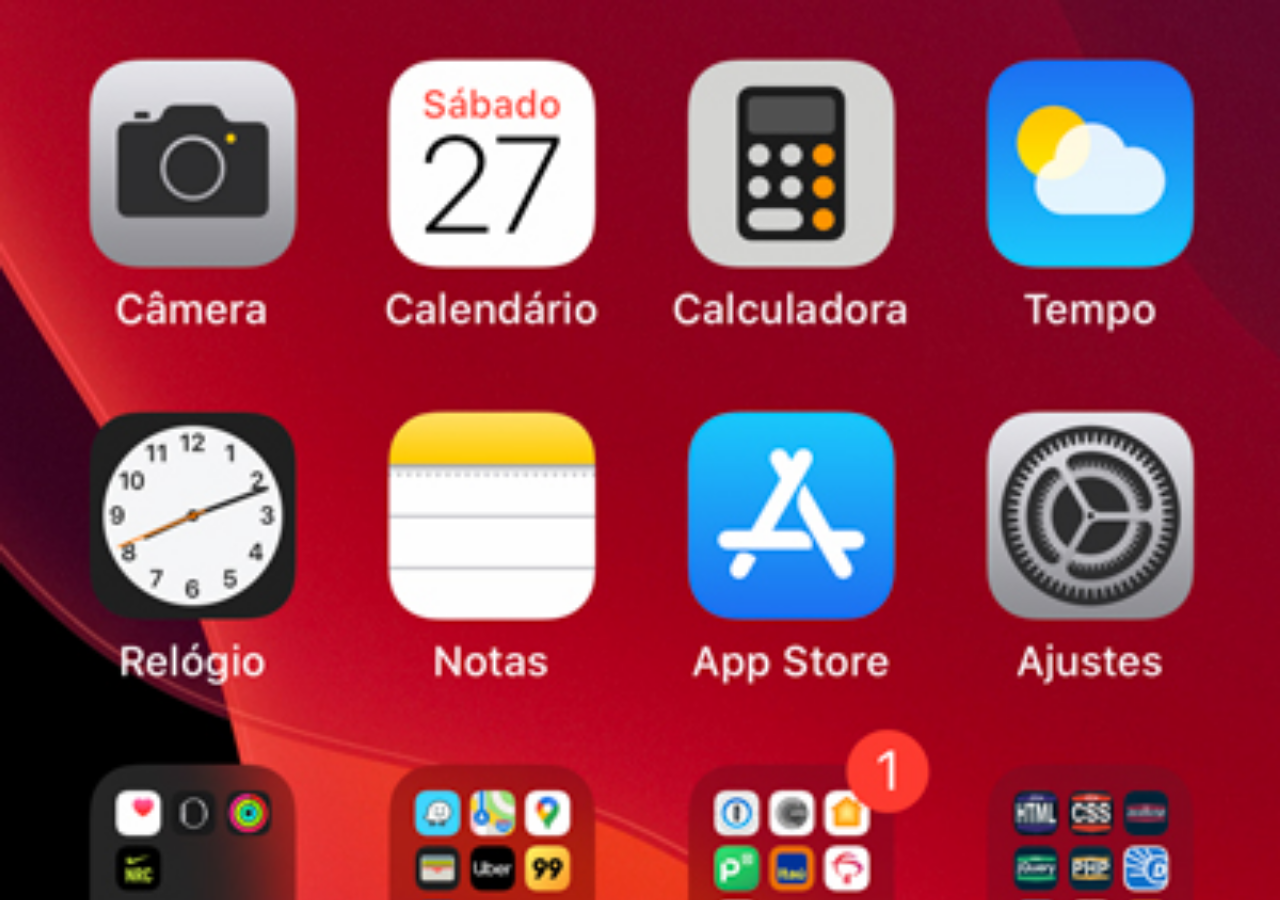
<file: sociais/home.html>
<!DOCTYPE html>
<html lang="pt-br">
<head>
    <meta charset="UTF-8">
    <meta name="viewport" content="width=device-width, initial-scale=1.0">
    <title>Home</title>
    <style>
        * {
            margin: 0px;
            padding: 0px;
        }

        body {
            width: 100vw;
            height: 100vh;
            background: black url(../imagens/tela-home.jpg) no-repeat top center;
            background-size: cover;
        }
    </style>
</head>
<body>
    
</body>
</html>
</file>
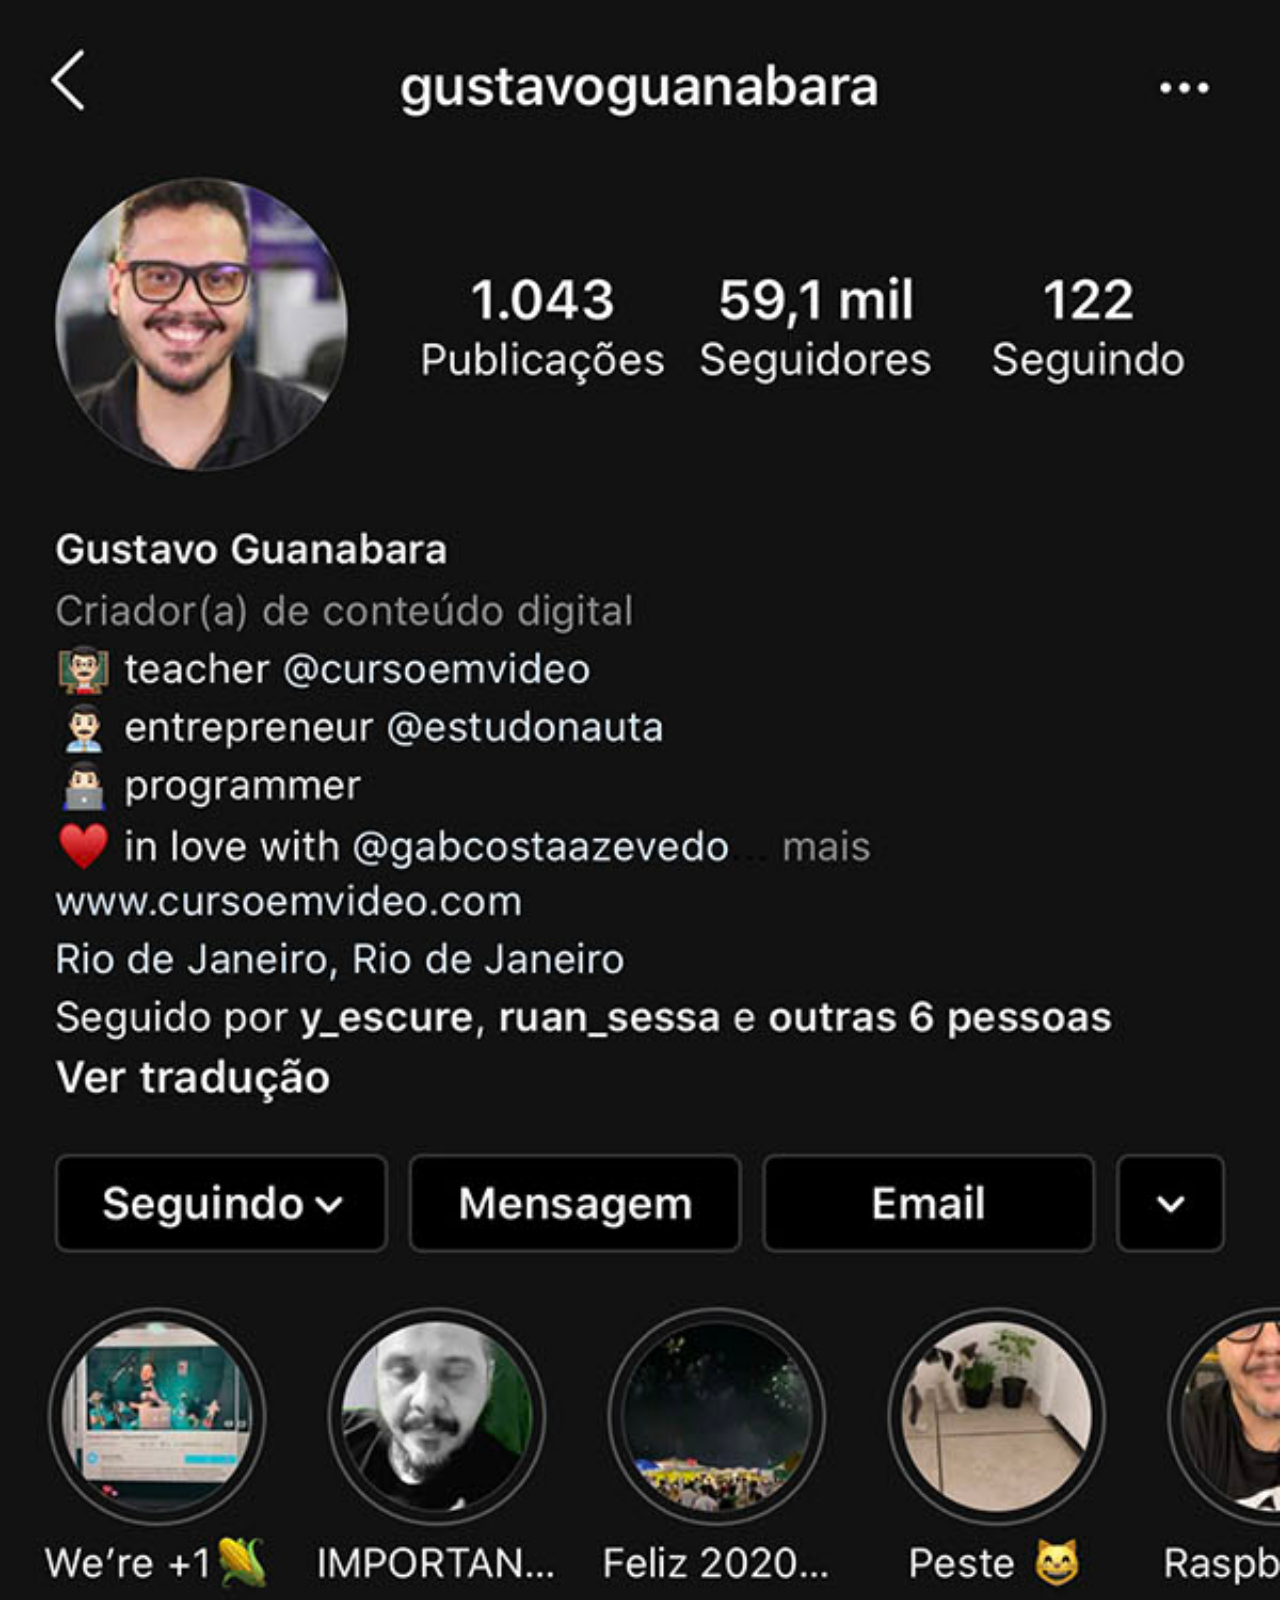
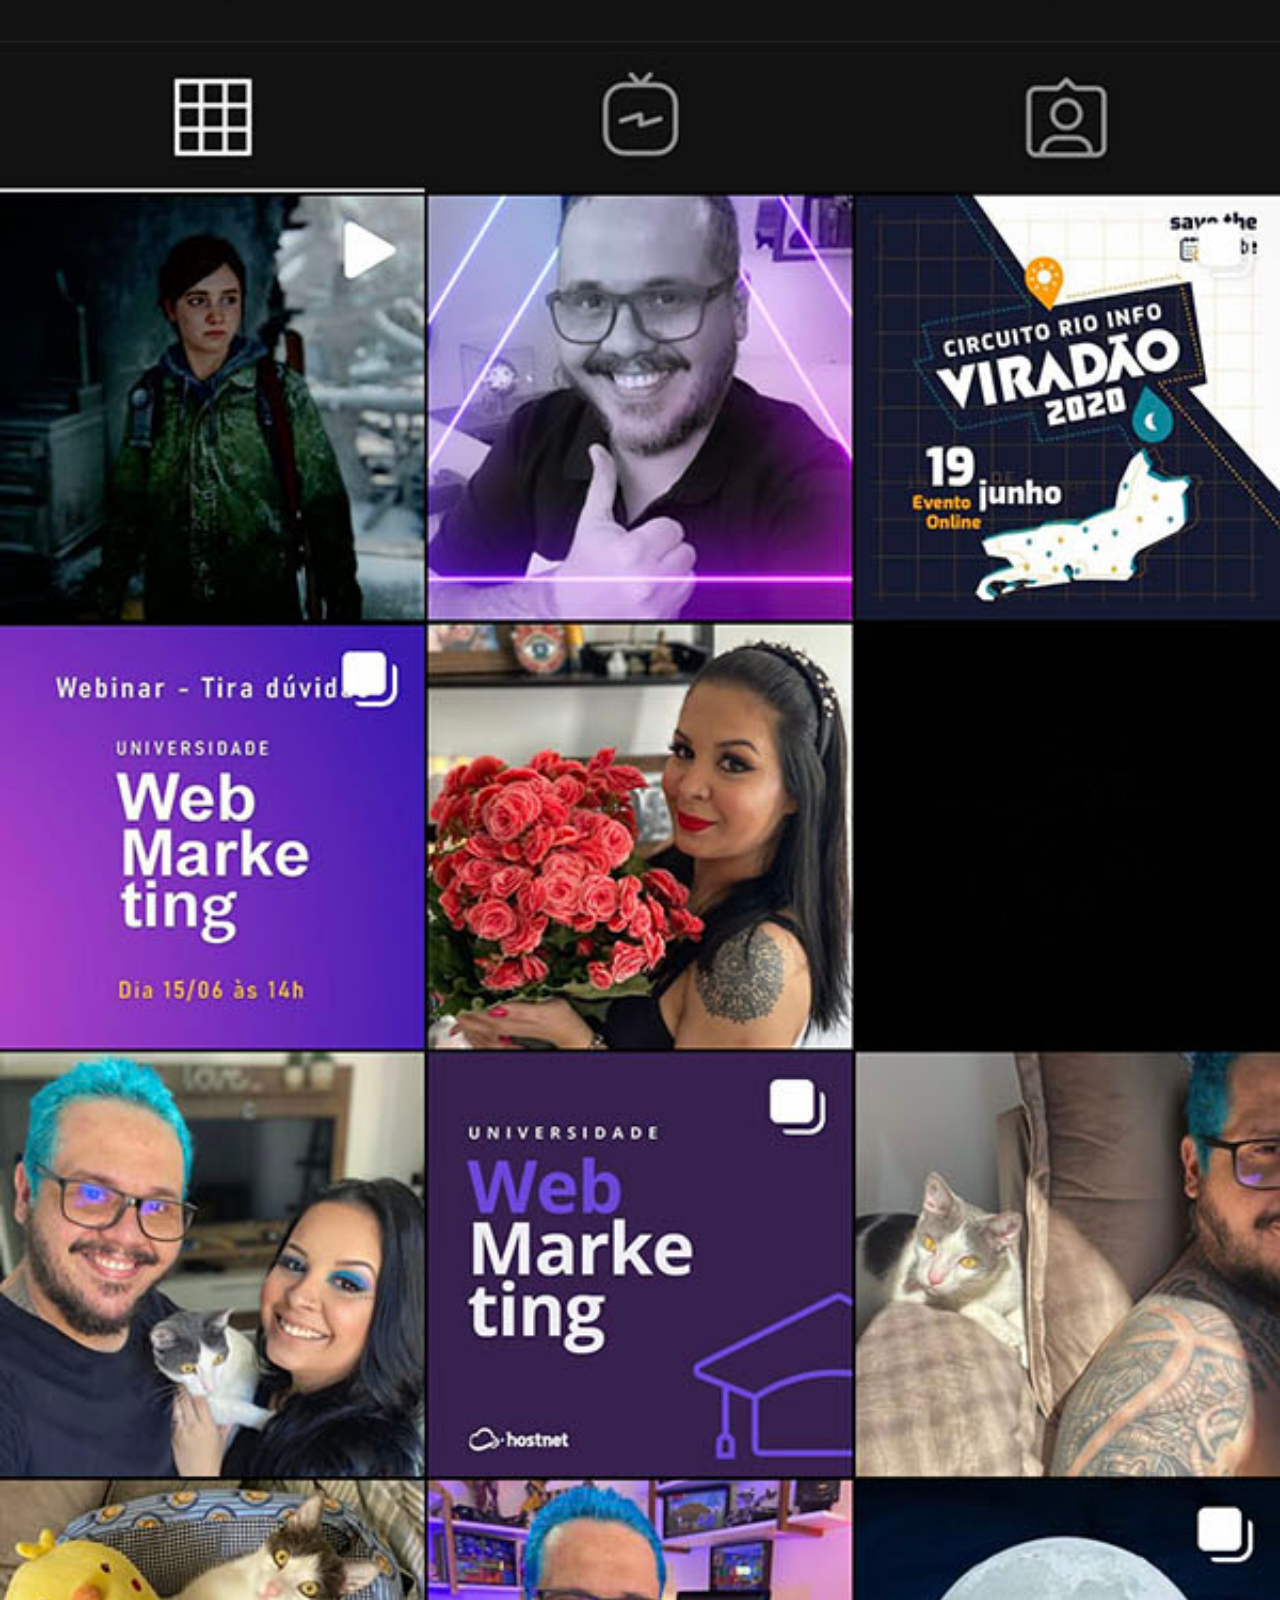
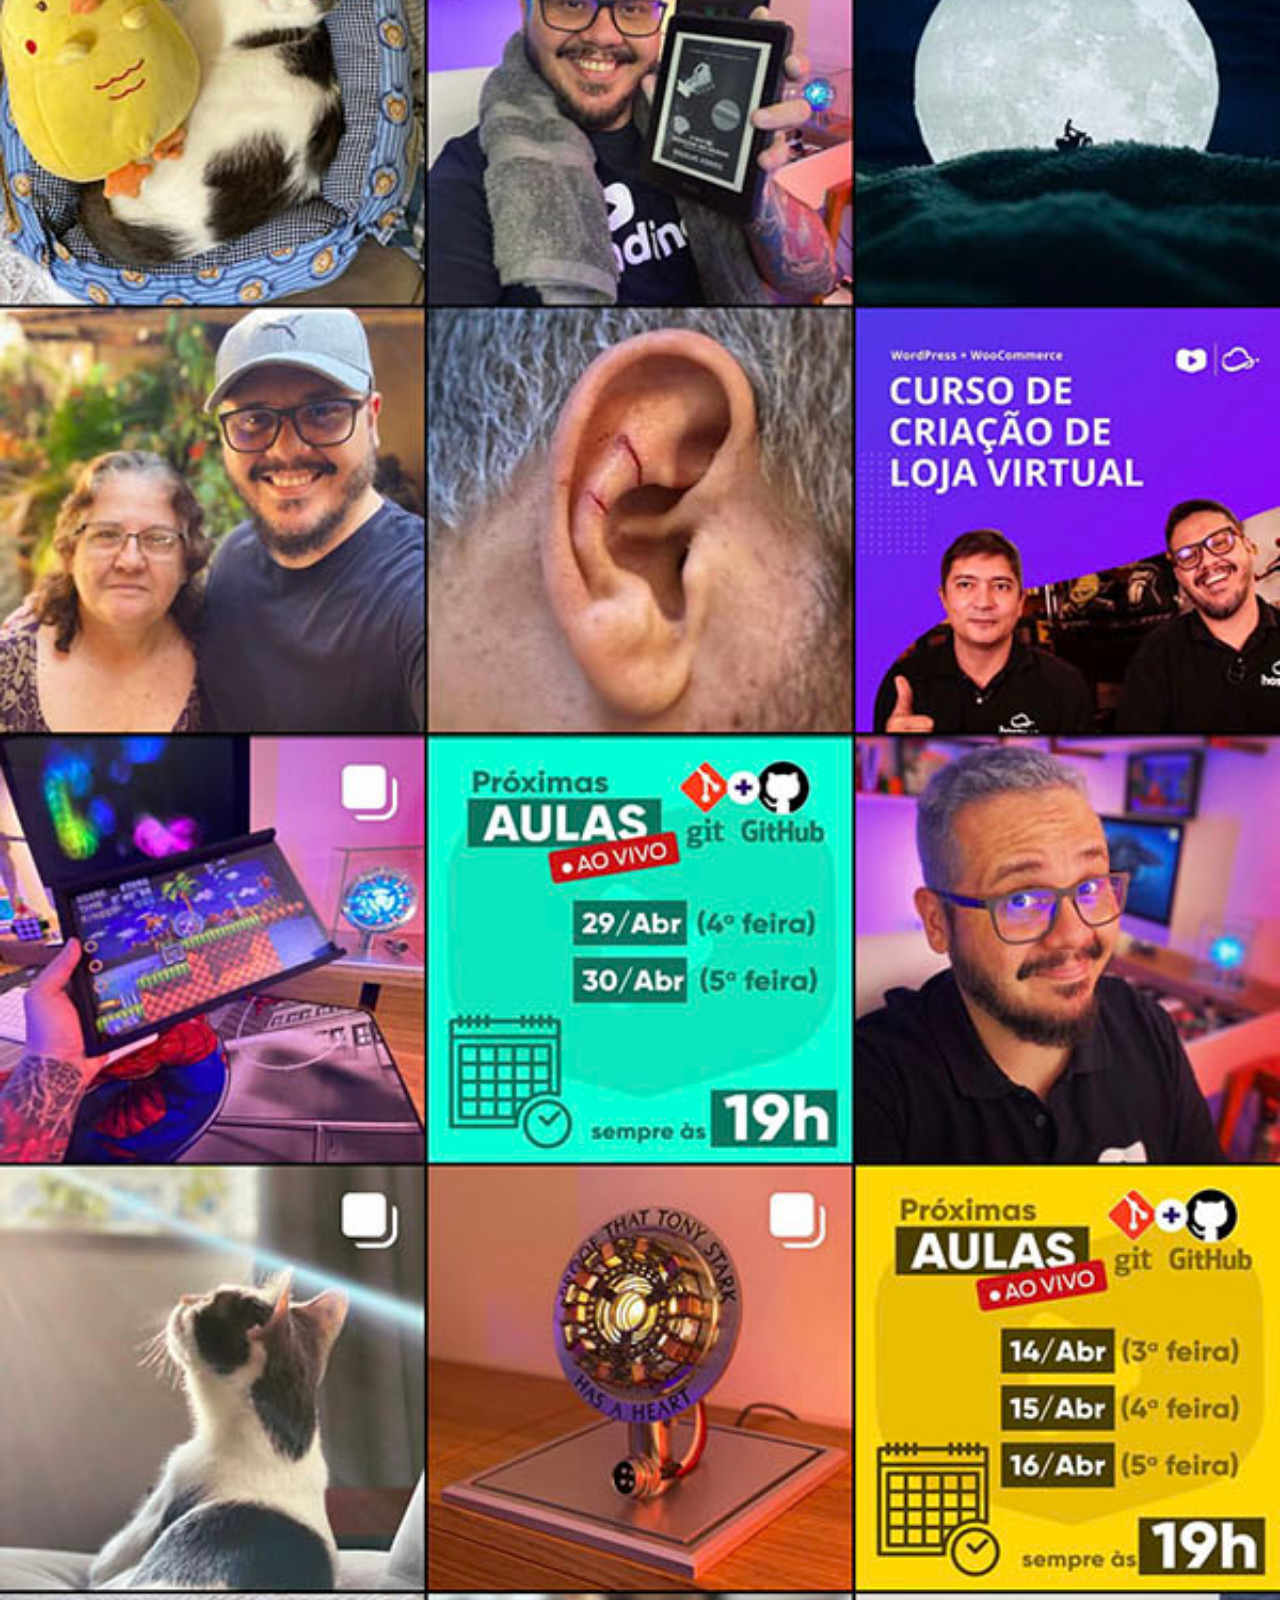
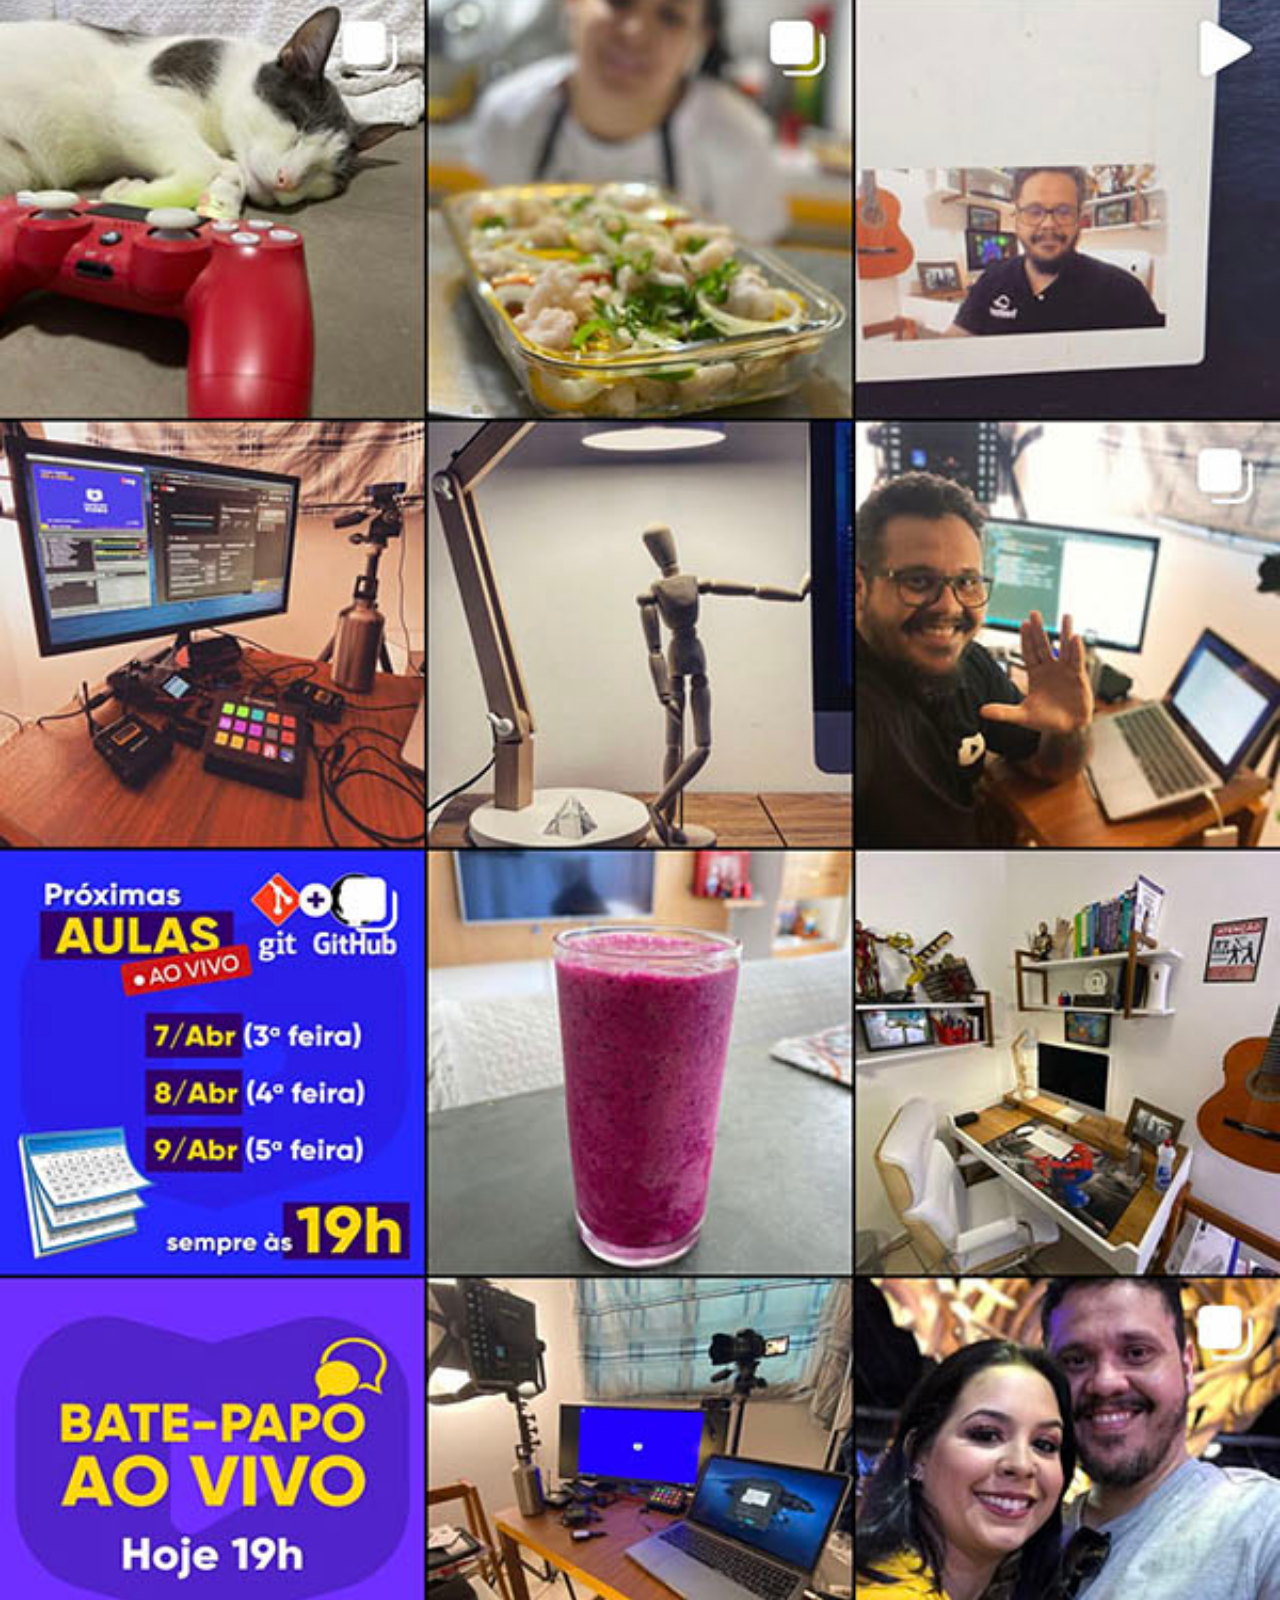
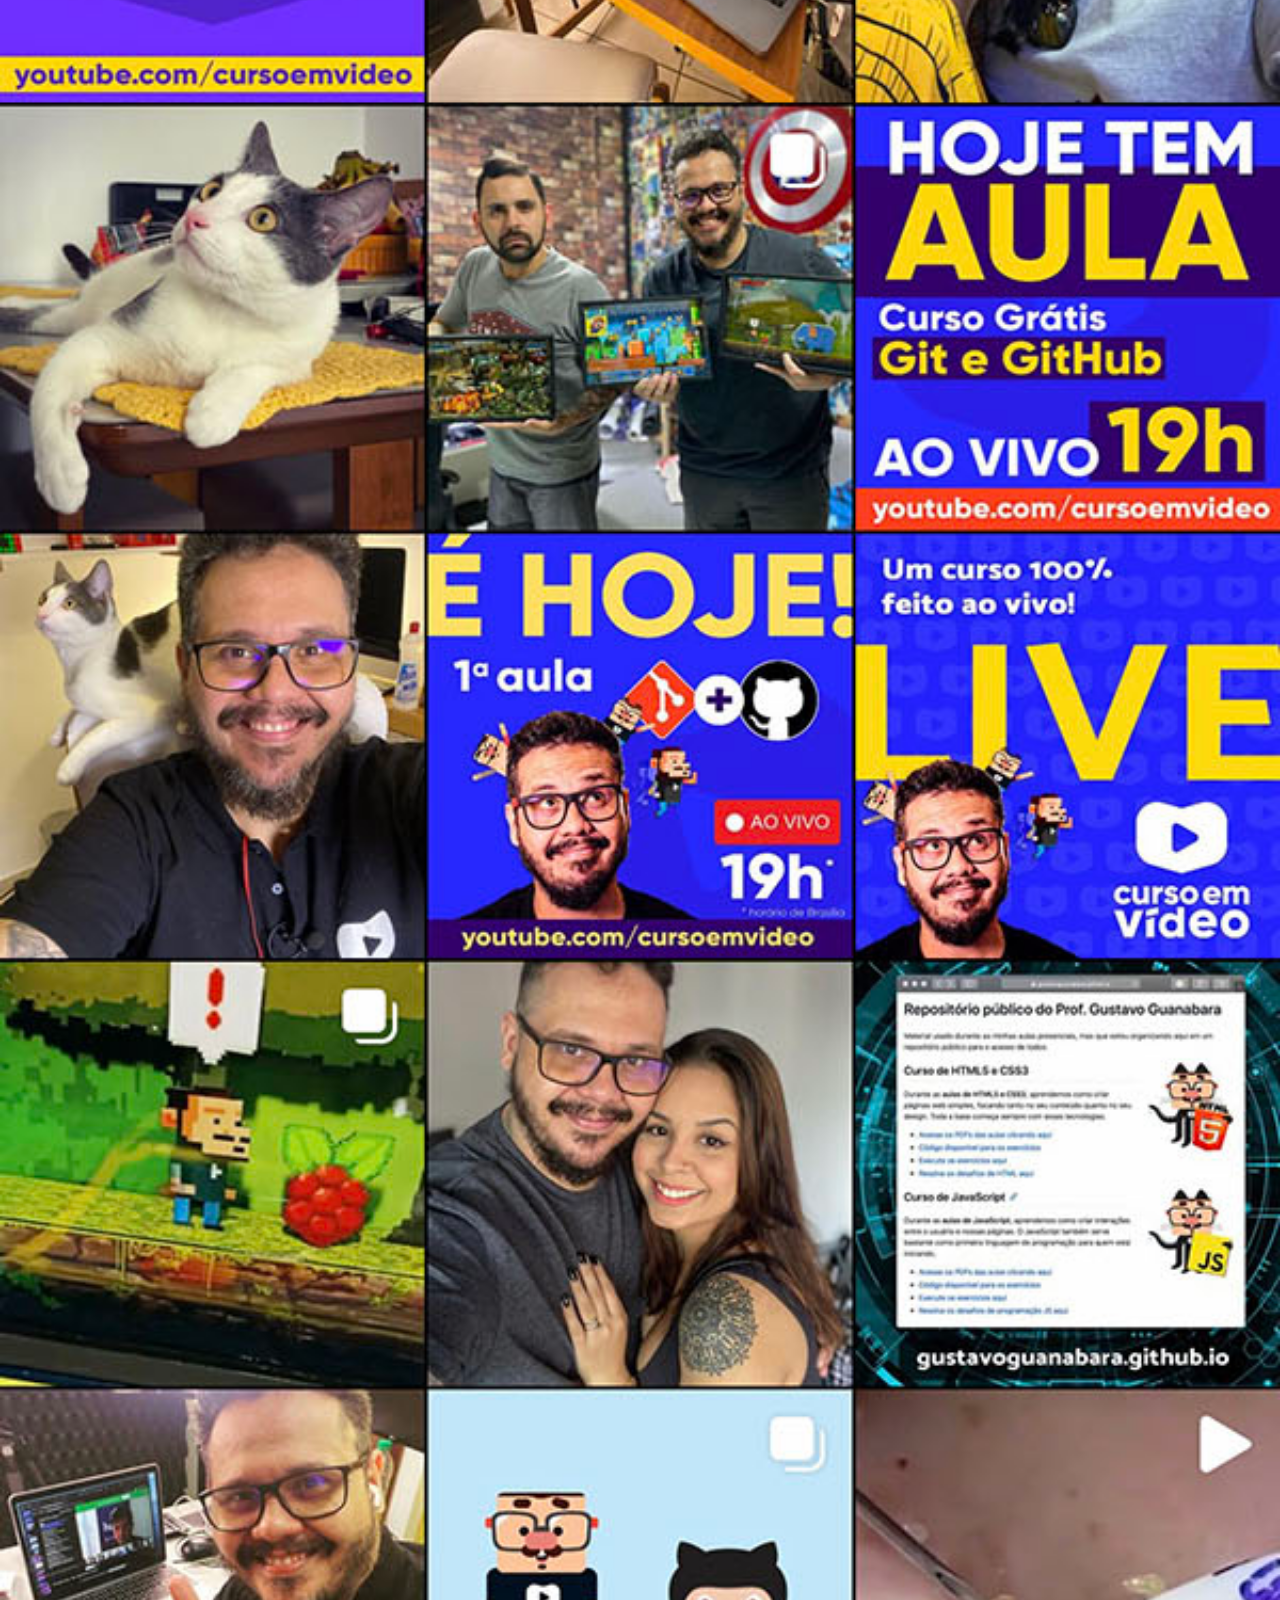
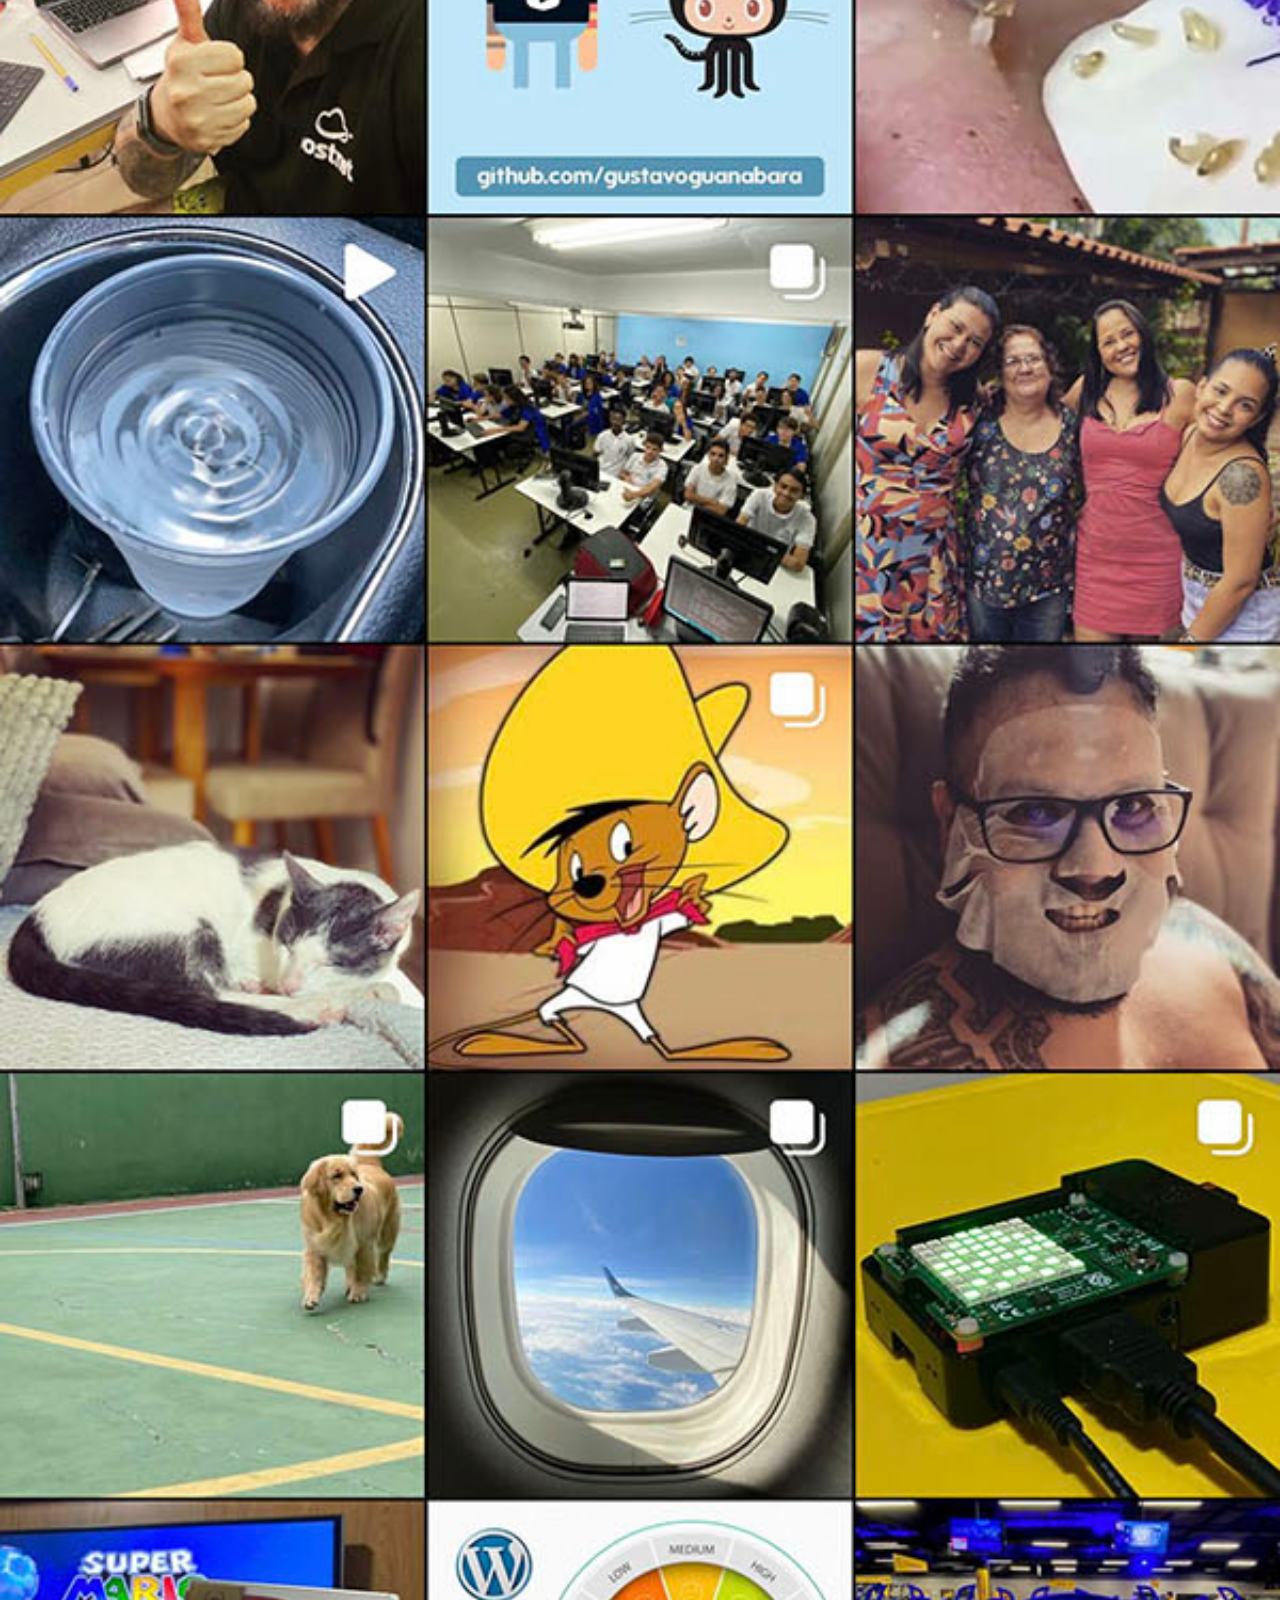
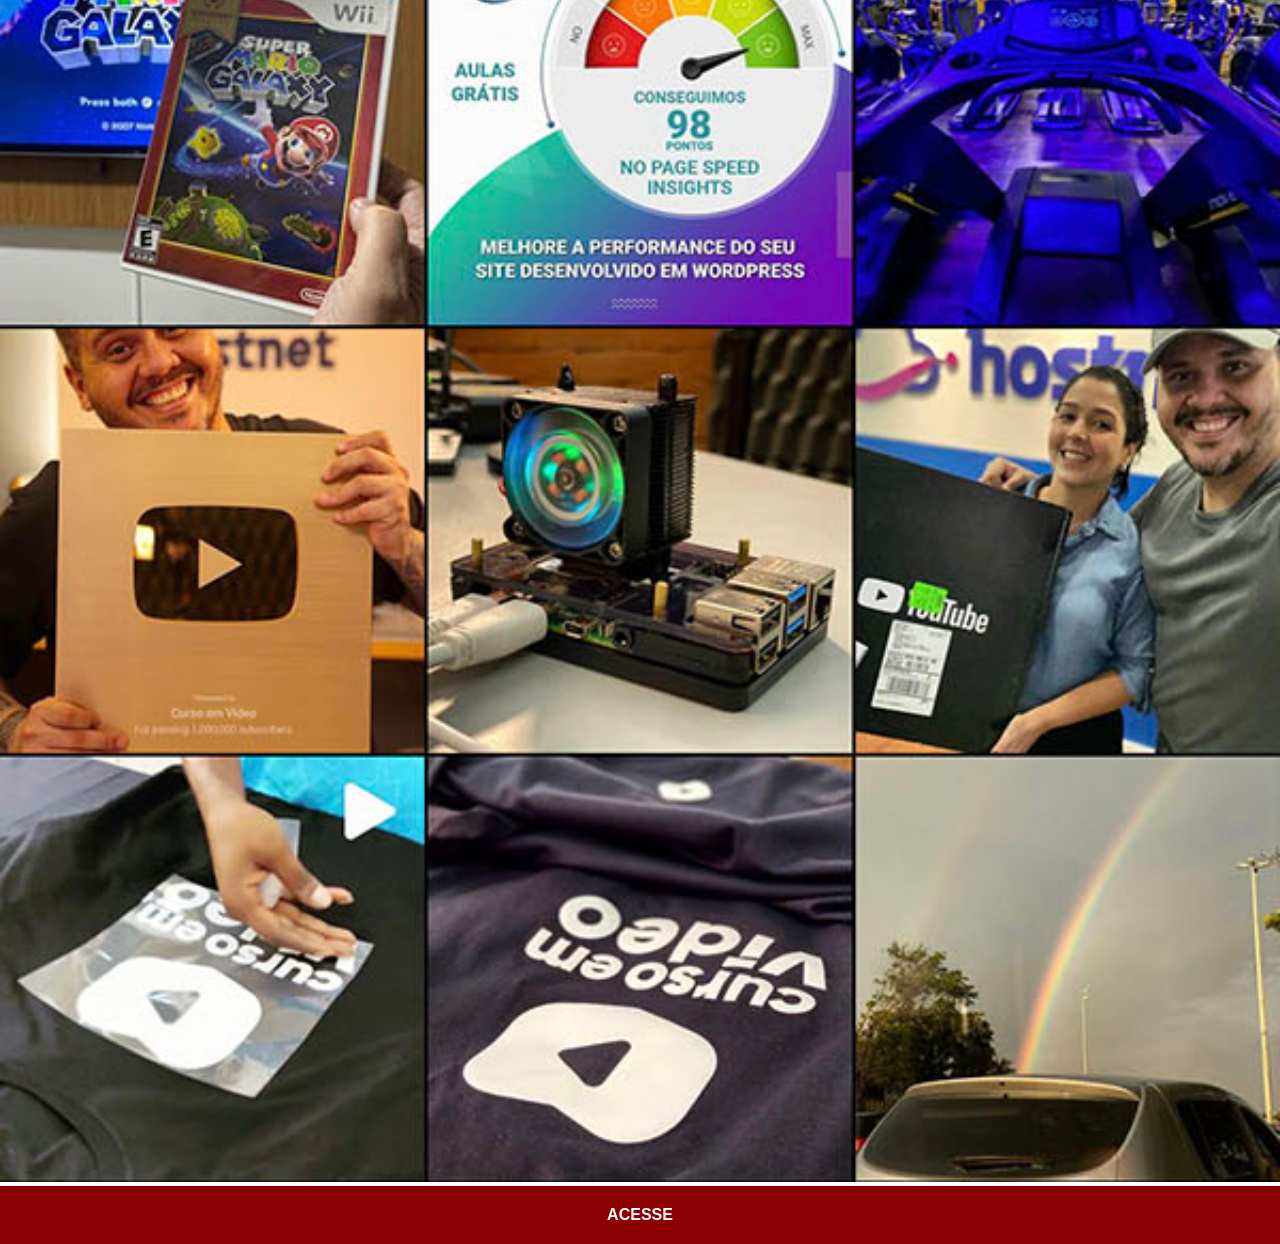
<file: sociais/instagram.html>
<!DOCTYPE html>
<html lang="pt-br">
<head>
    <meta charset="UTF-8">
    <meta name="viewport" content="width=device-width, initial-scale=1.0">
    <title>Página do Youtube</title>
    <link rel="stylesheet" href="../estilos/social.css">
</head>
<body>
    <img src="../imagens/tela-instagram.jpg" alt="Instagram">
    <a href="https://www.instagram.com" target="_blank">ACESSE</a>
</body>
</html>
</file>
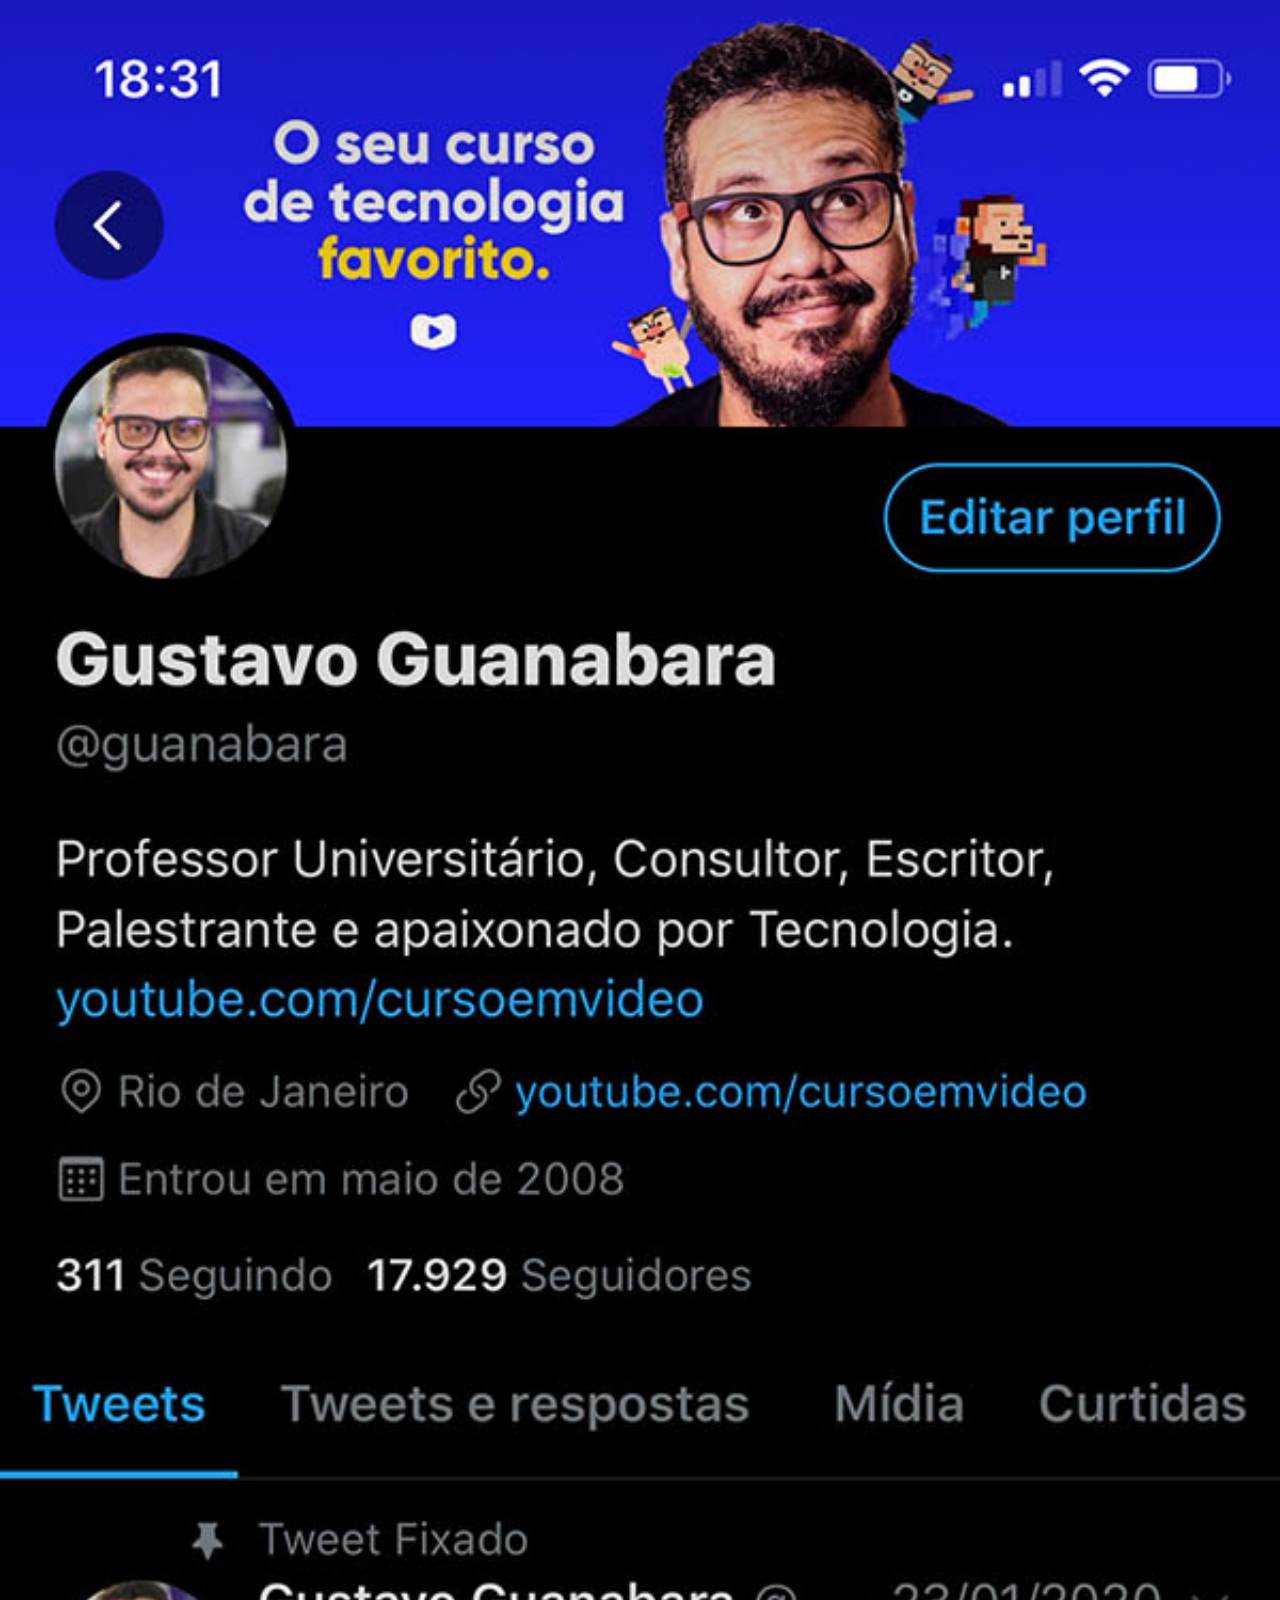
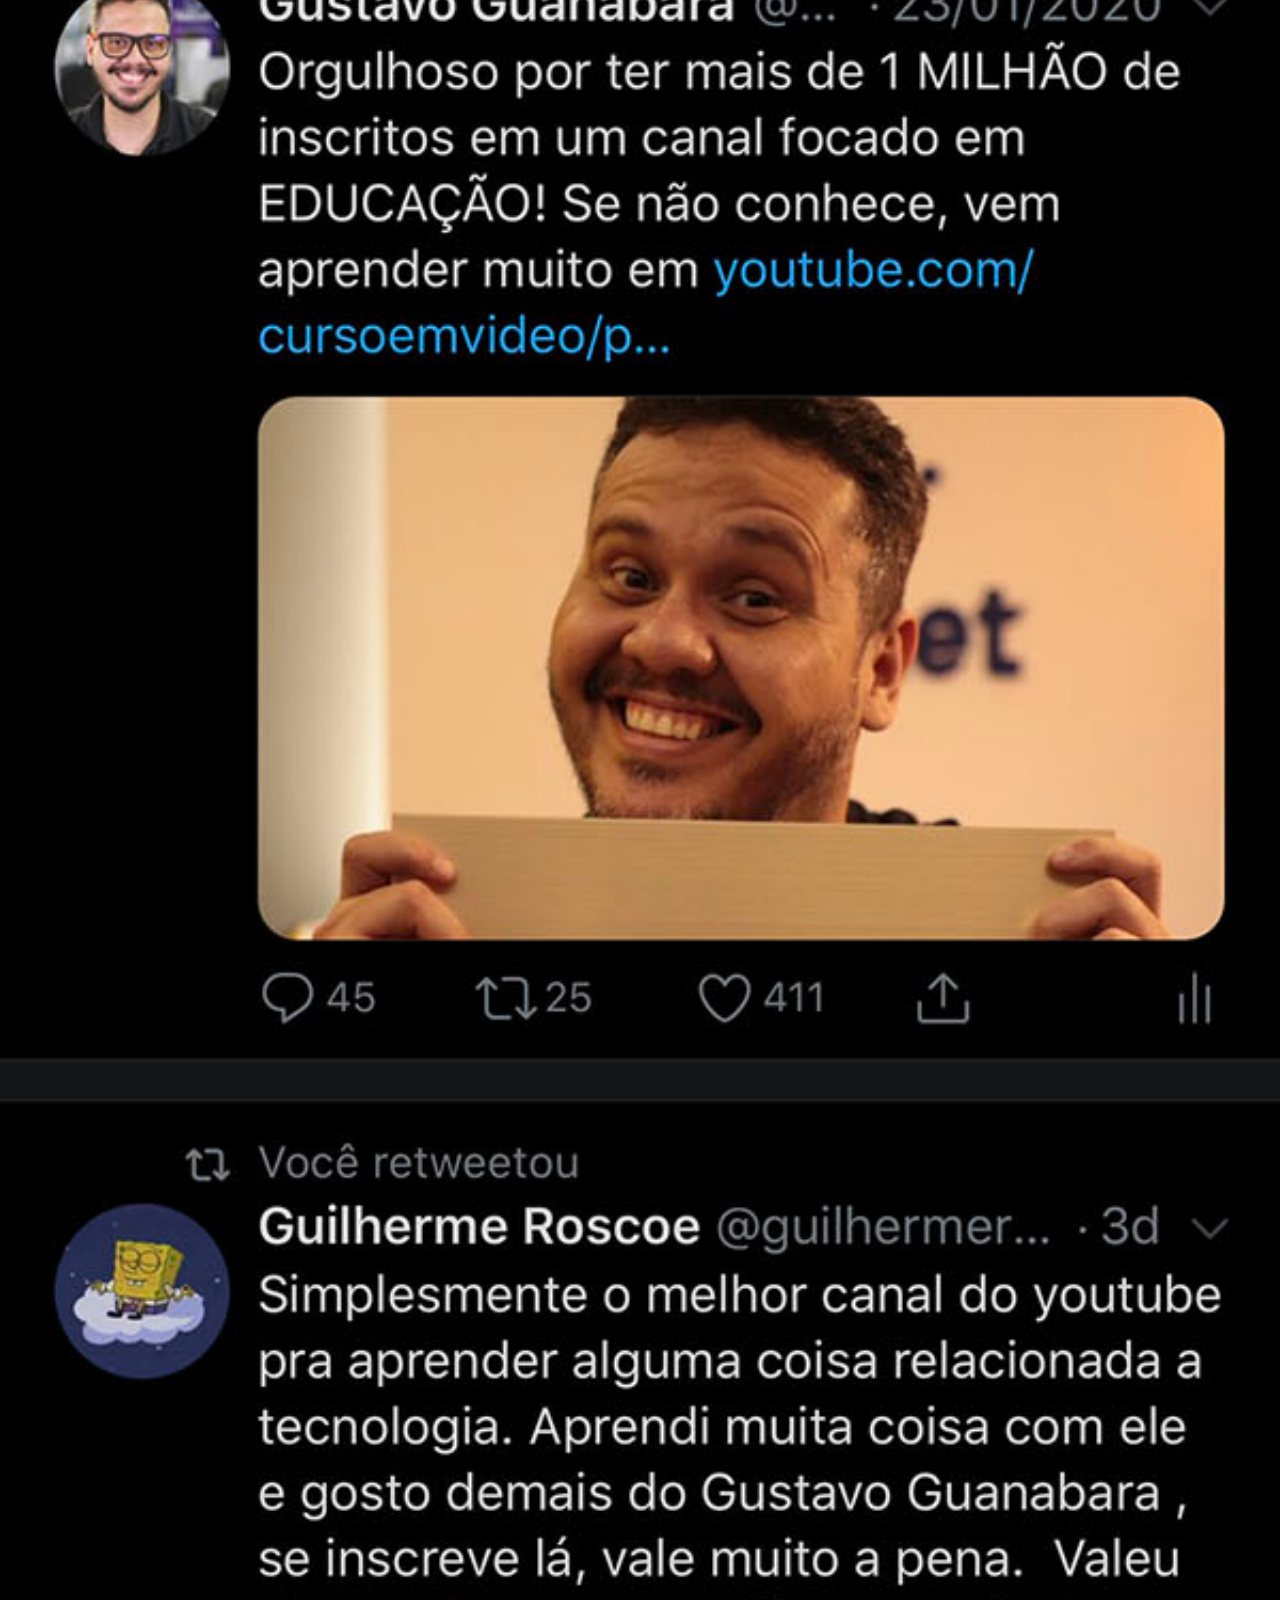
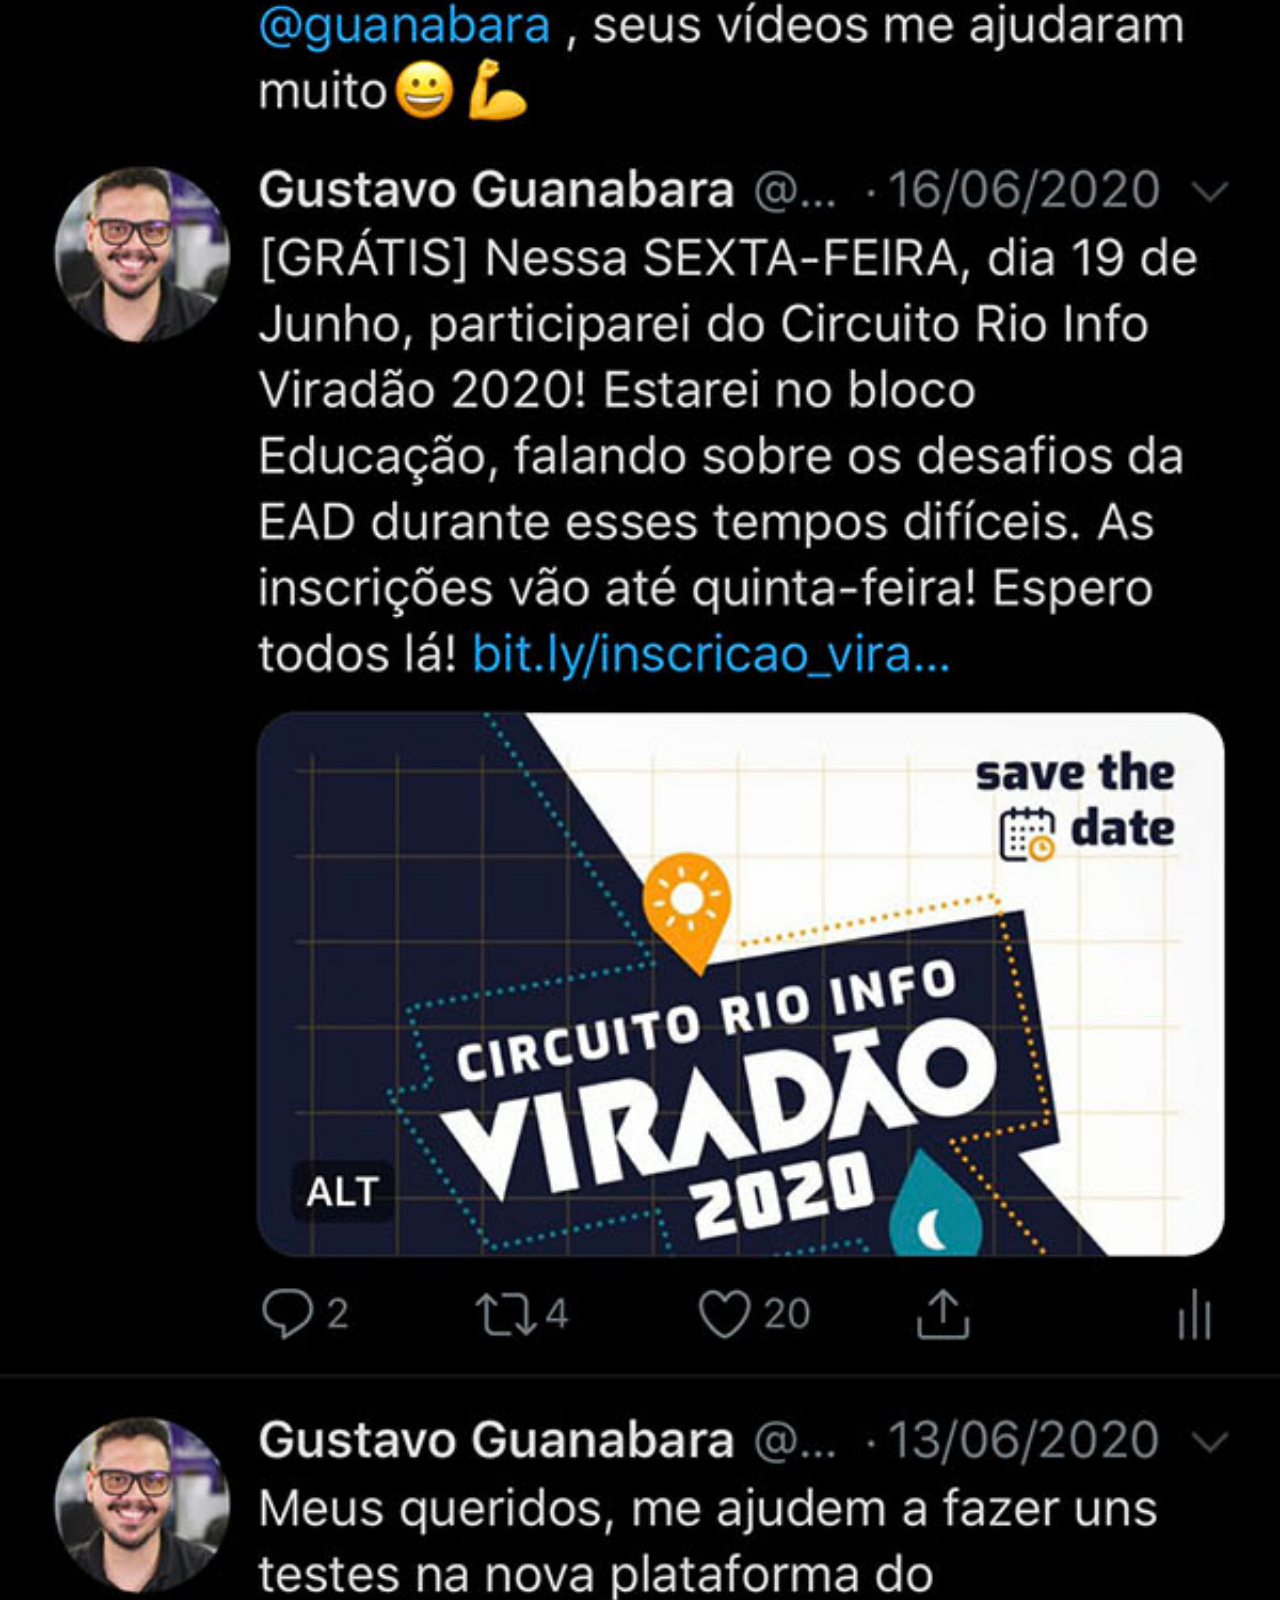
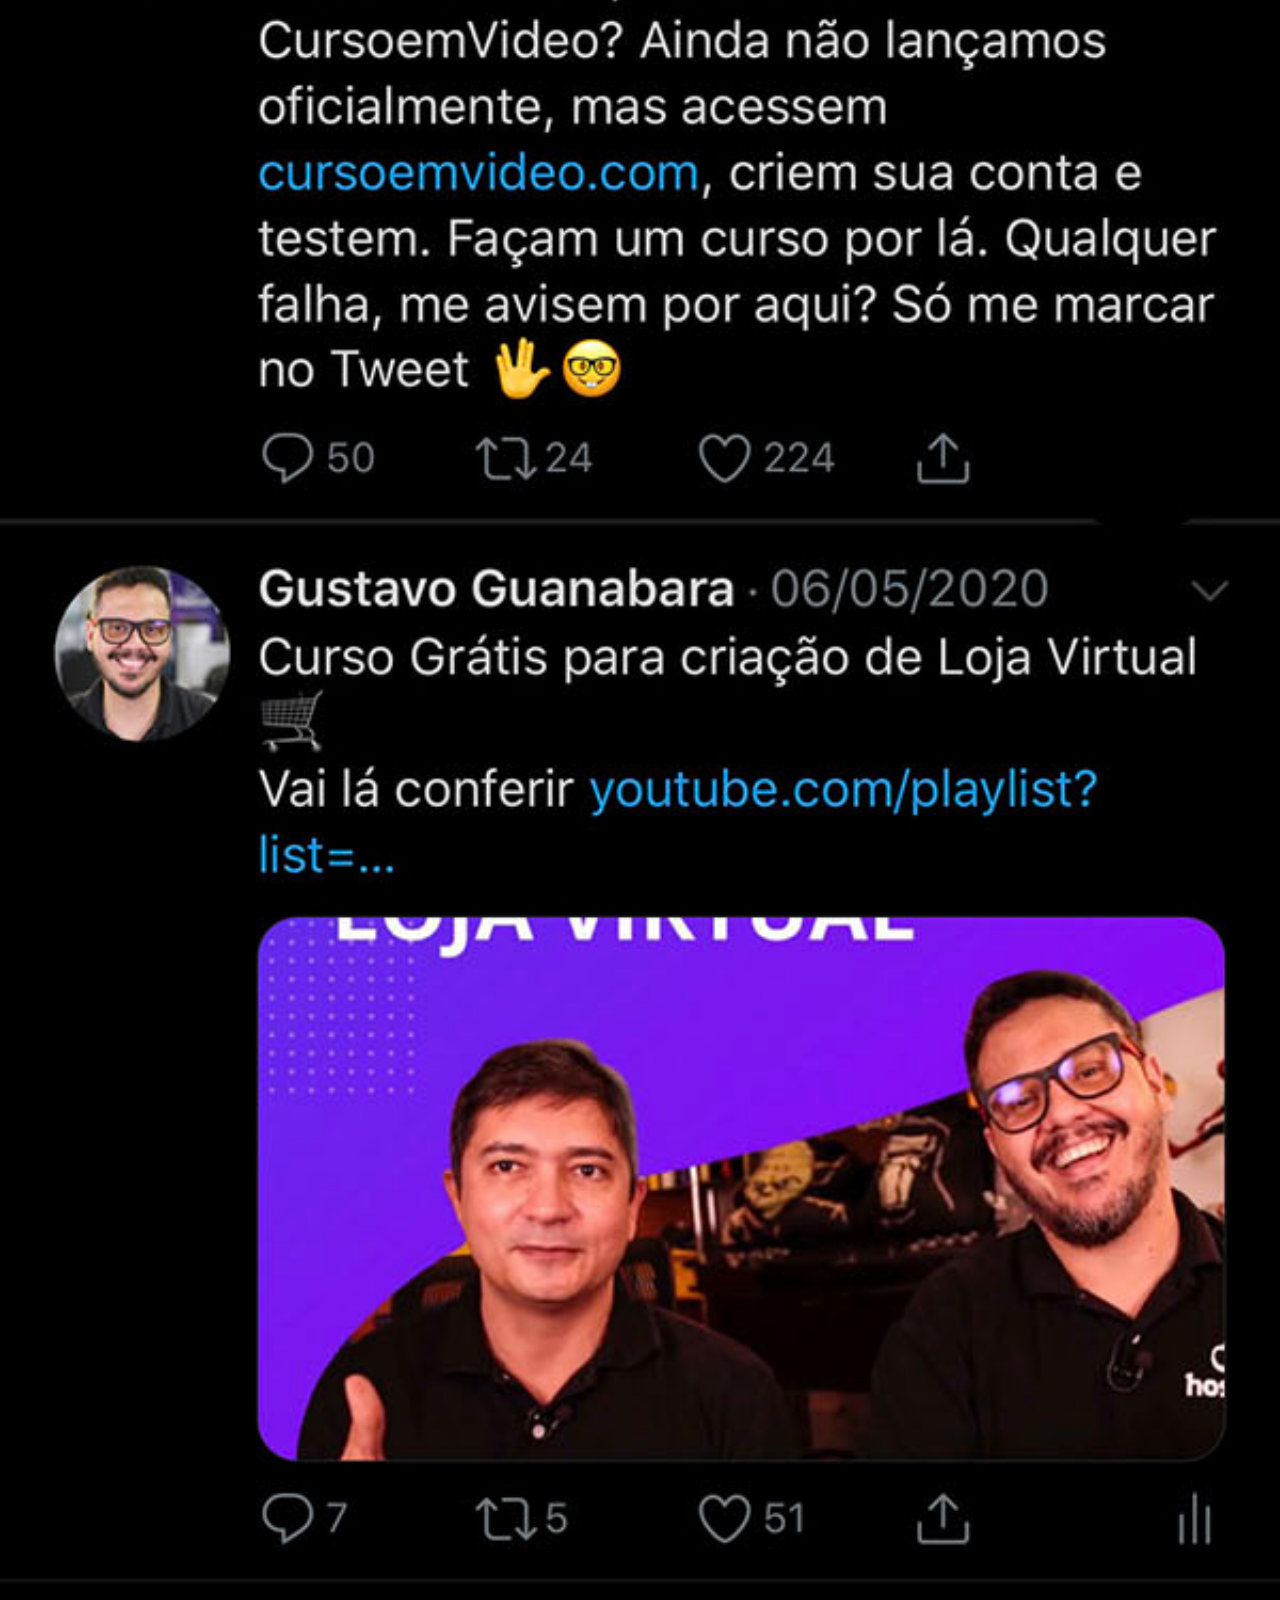
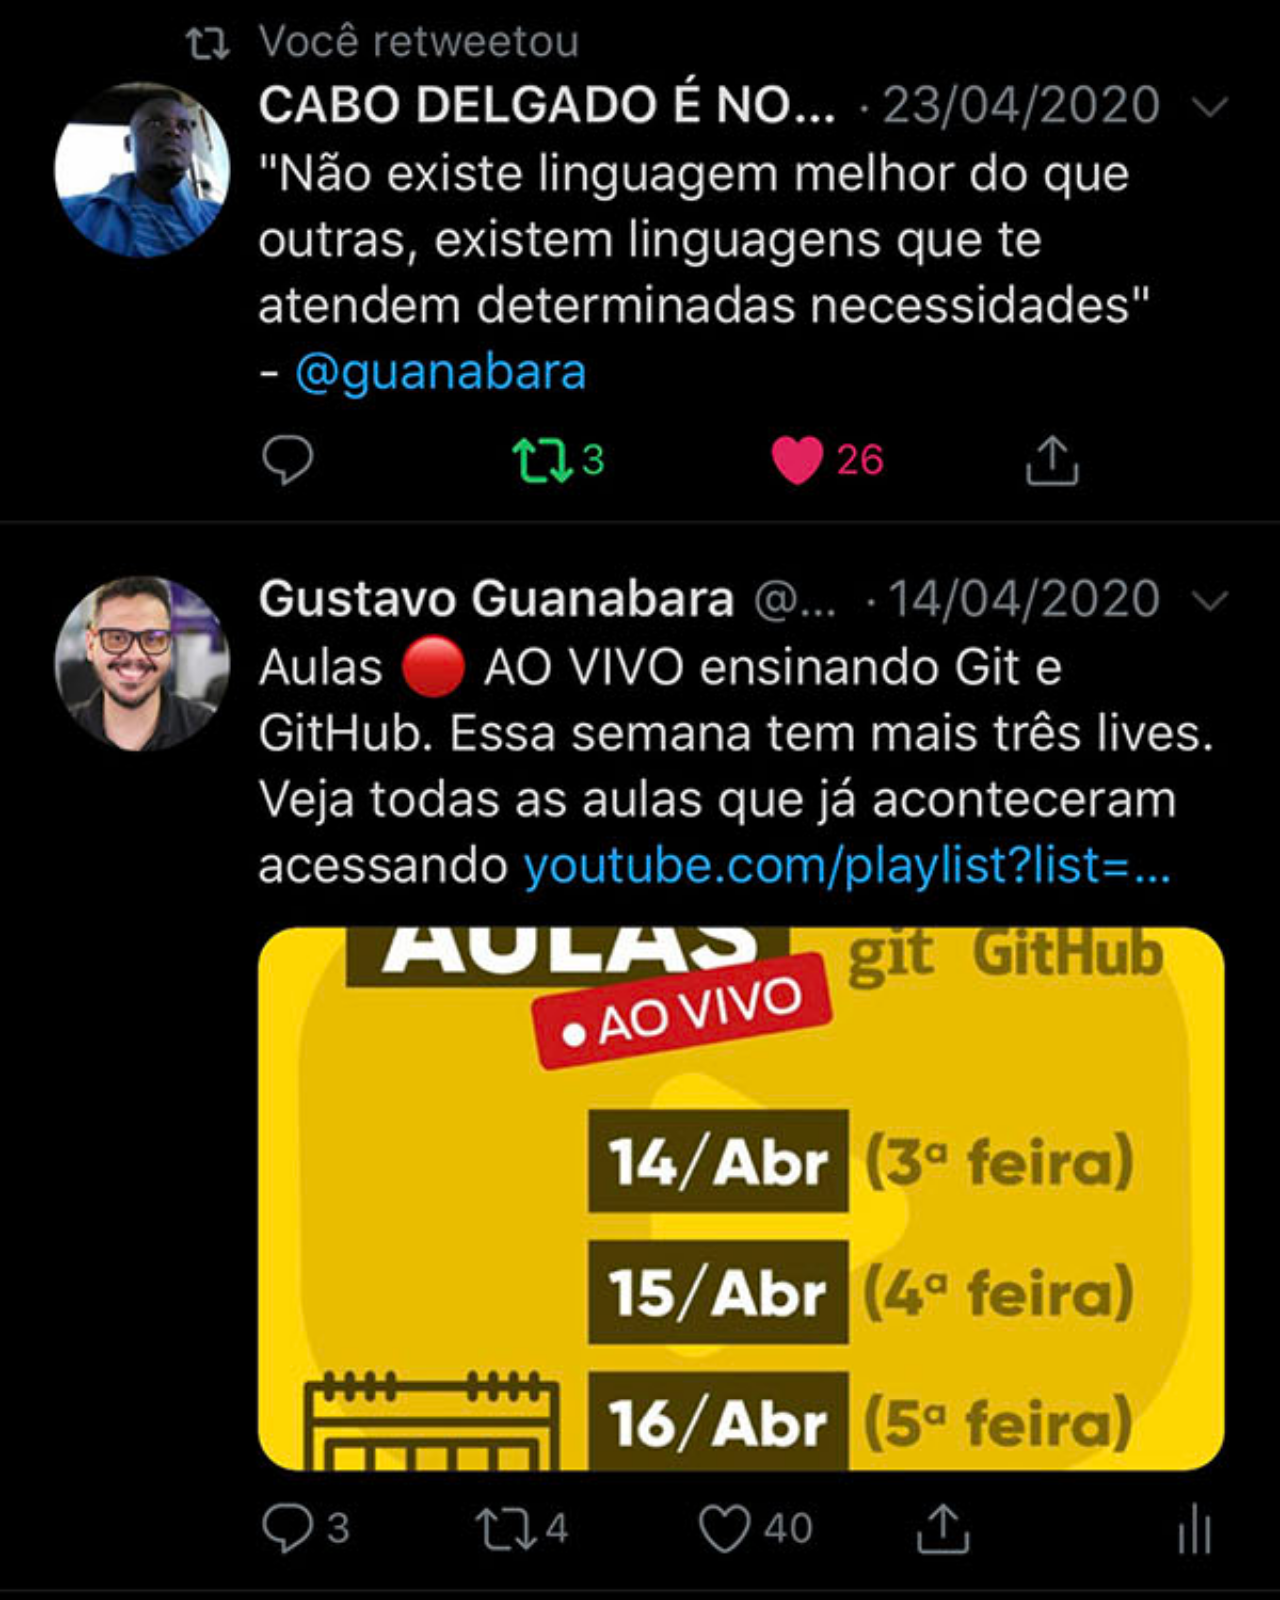
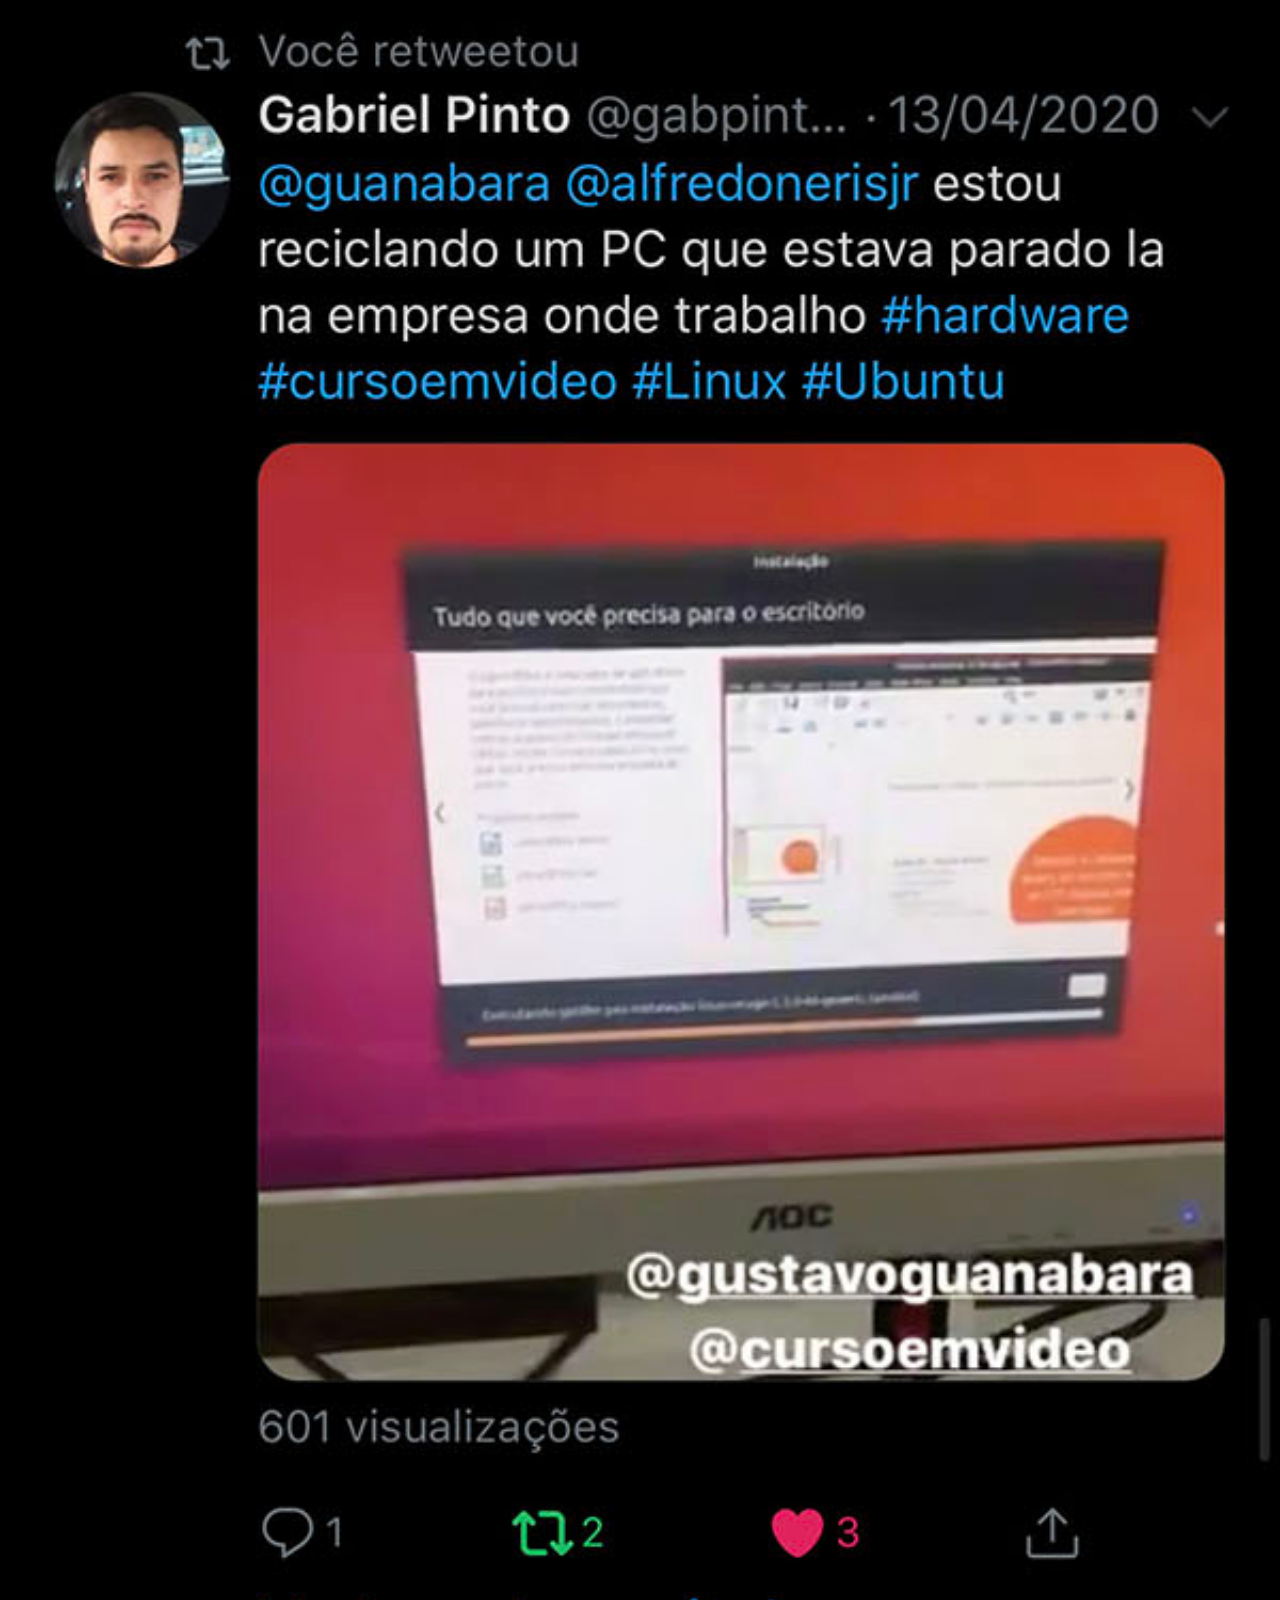
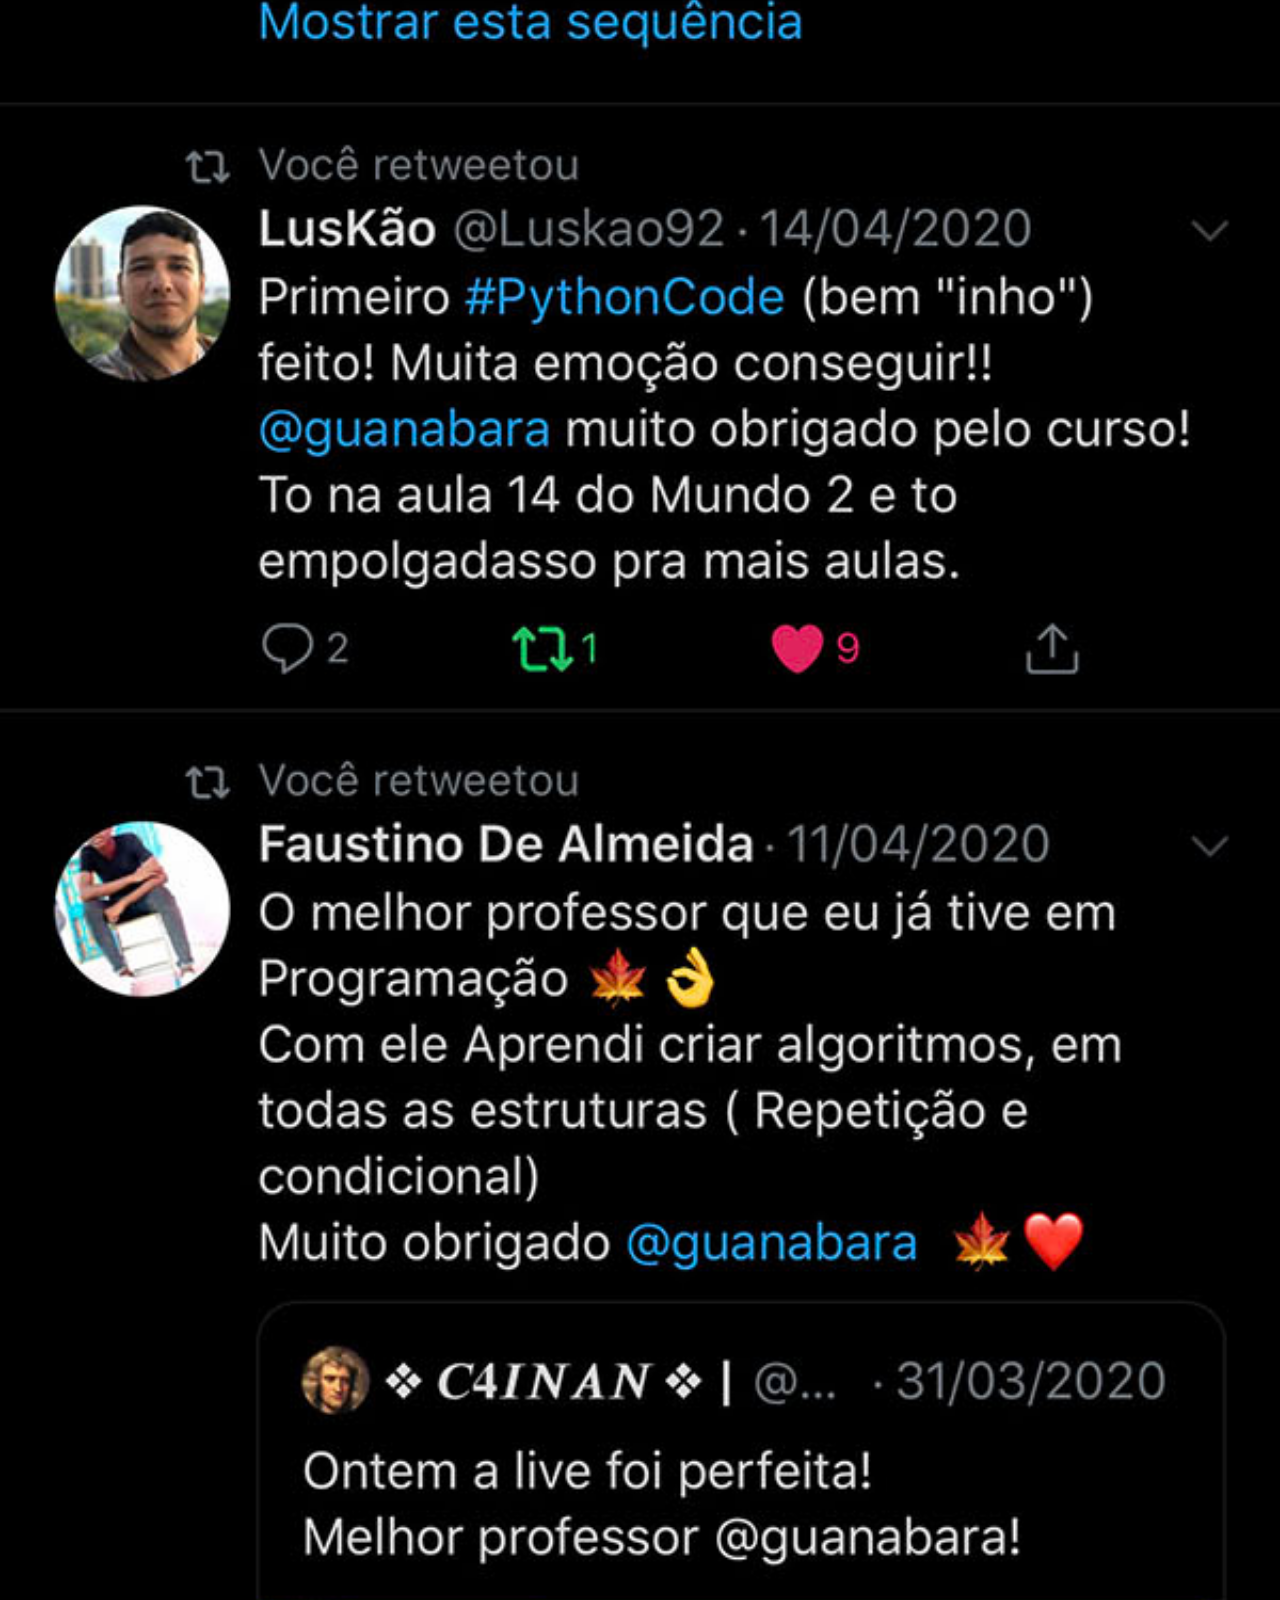
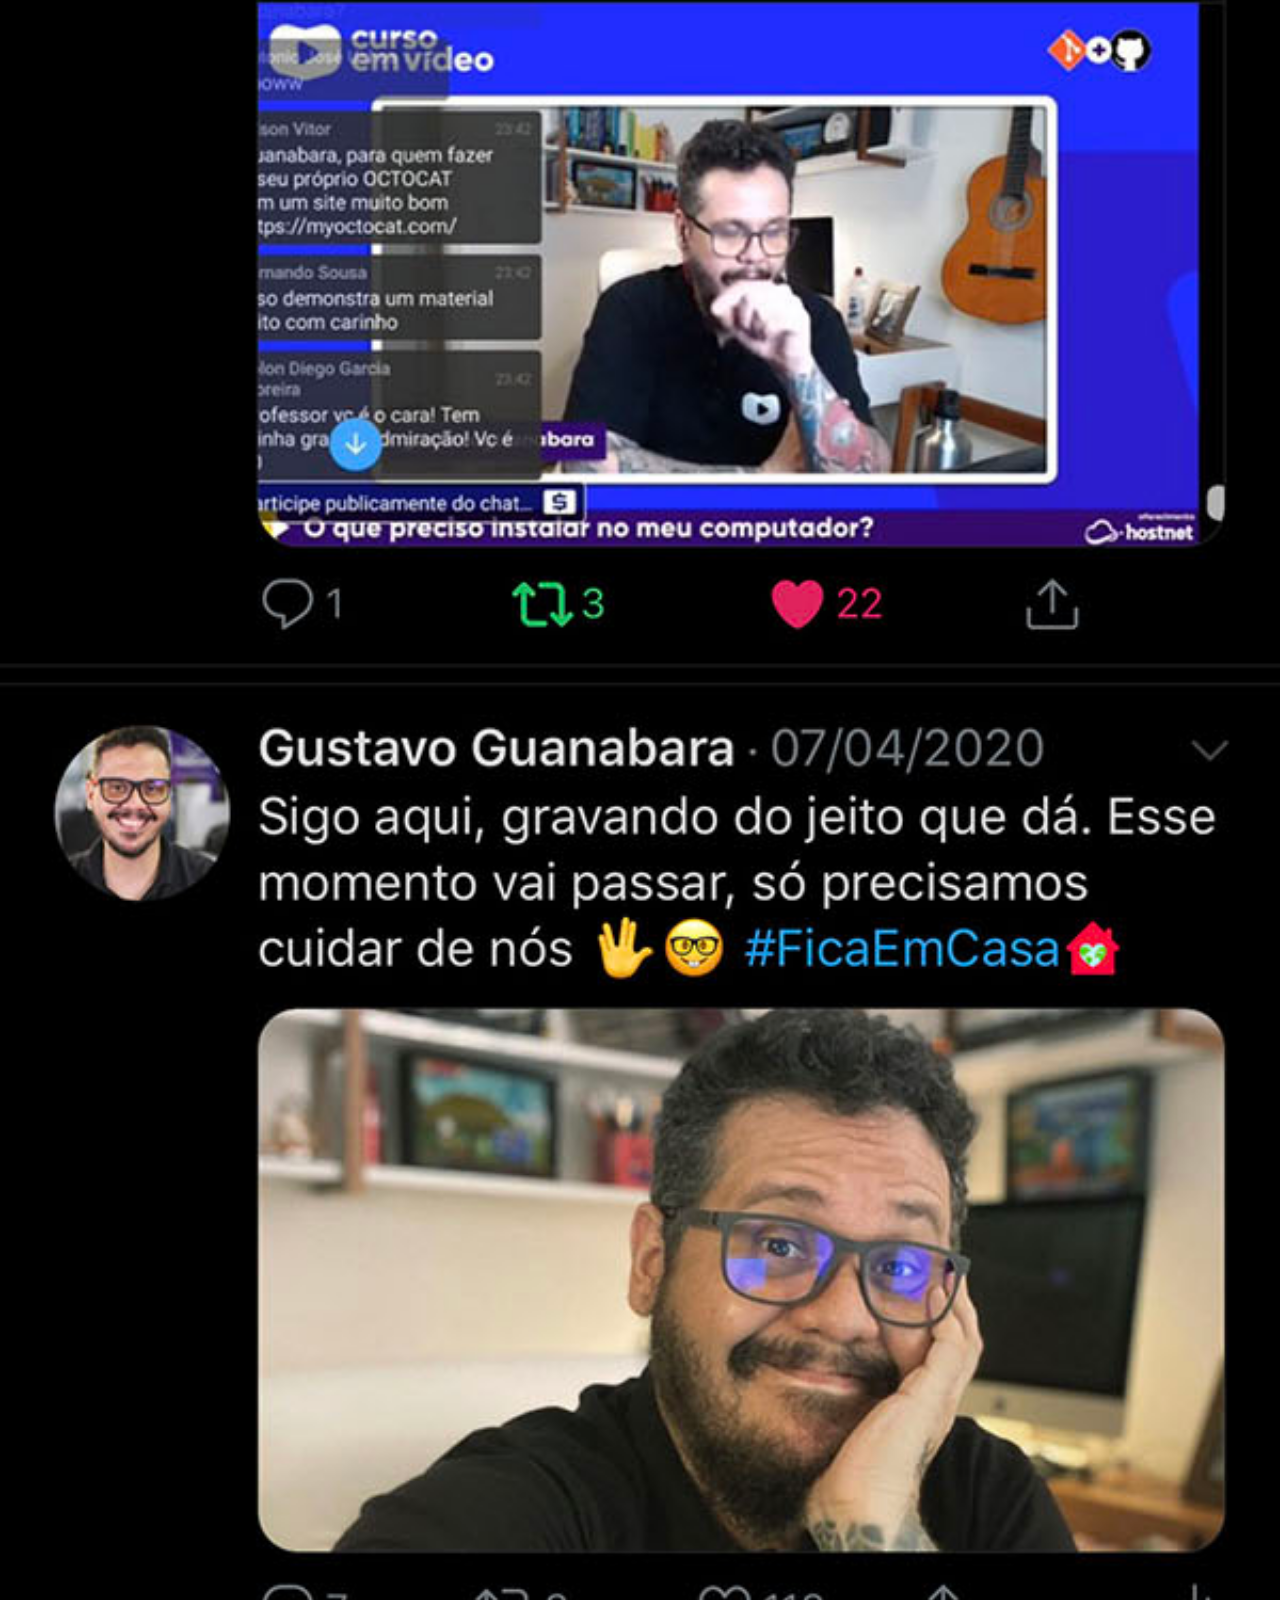
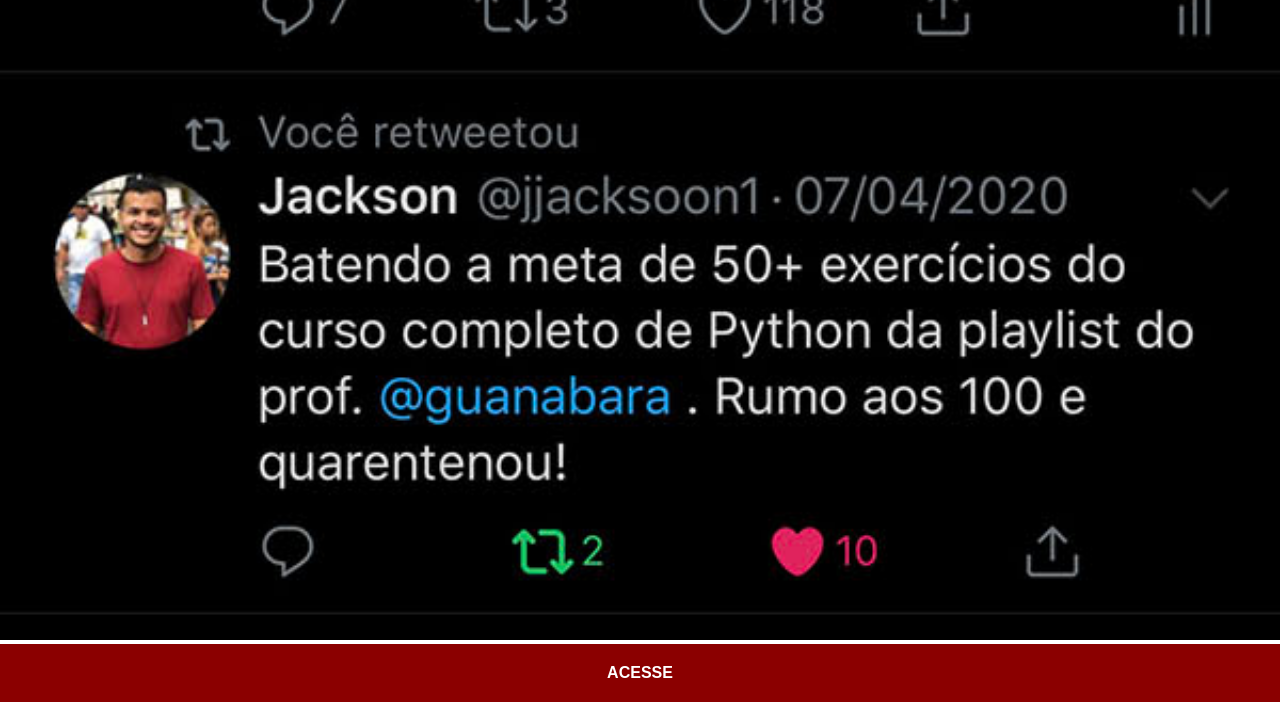
<file: sociais/twitter.html>
<!DOCTYPE html>
<html lang="pt-br">
<head>
    <meta charset="UTF-8">
    <meta name="viewport" content="width=device-width, initial-scale=1.0">
    <title>Página do Youtube</title>
    <link rel="stylesheet" href="../estilos/social.css">
</head>
<body>
    <img src="../imagens/tela-twitter.jpg" alt="Twitter">
    <a href="https://www.x.com" target="_blank">ACESSE</a>
</body>
</html>
</file>
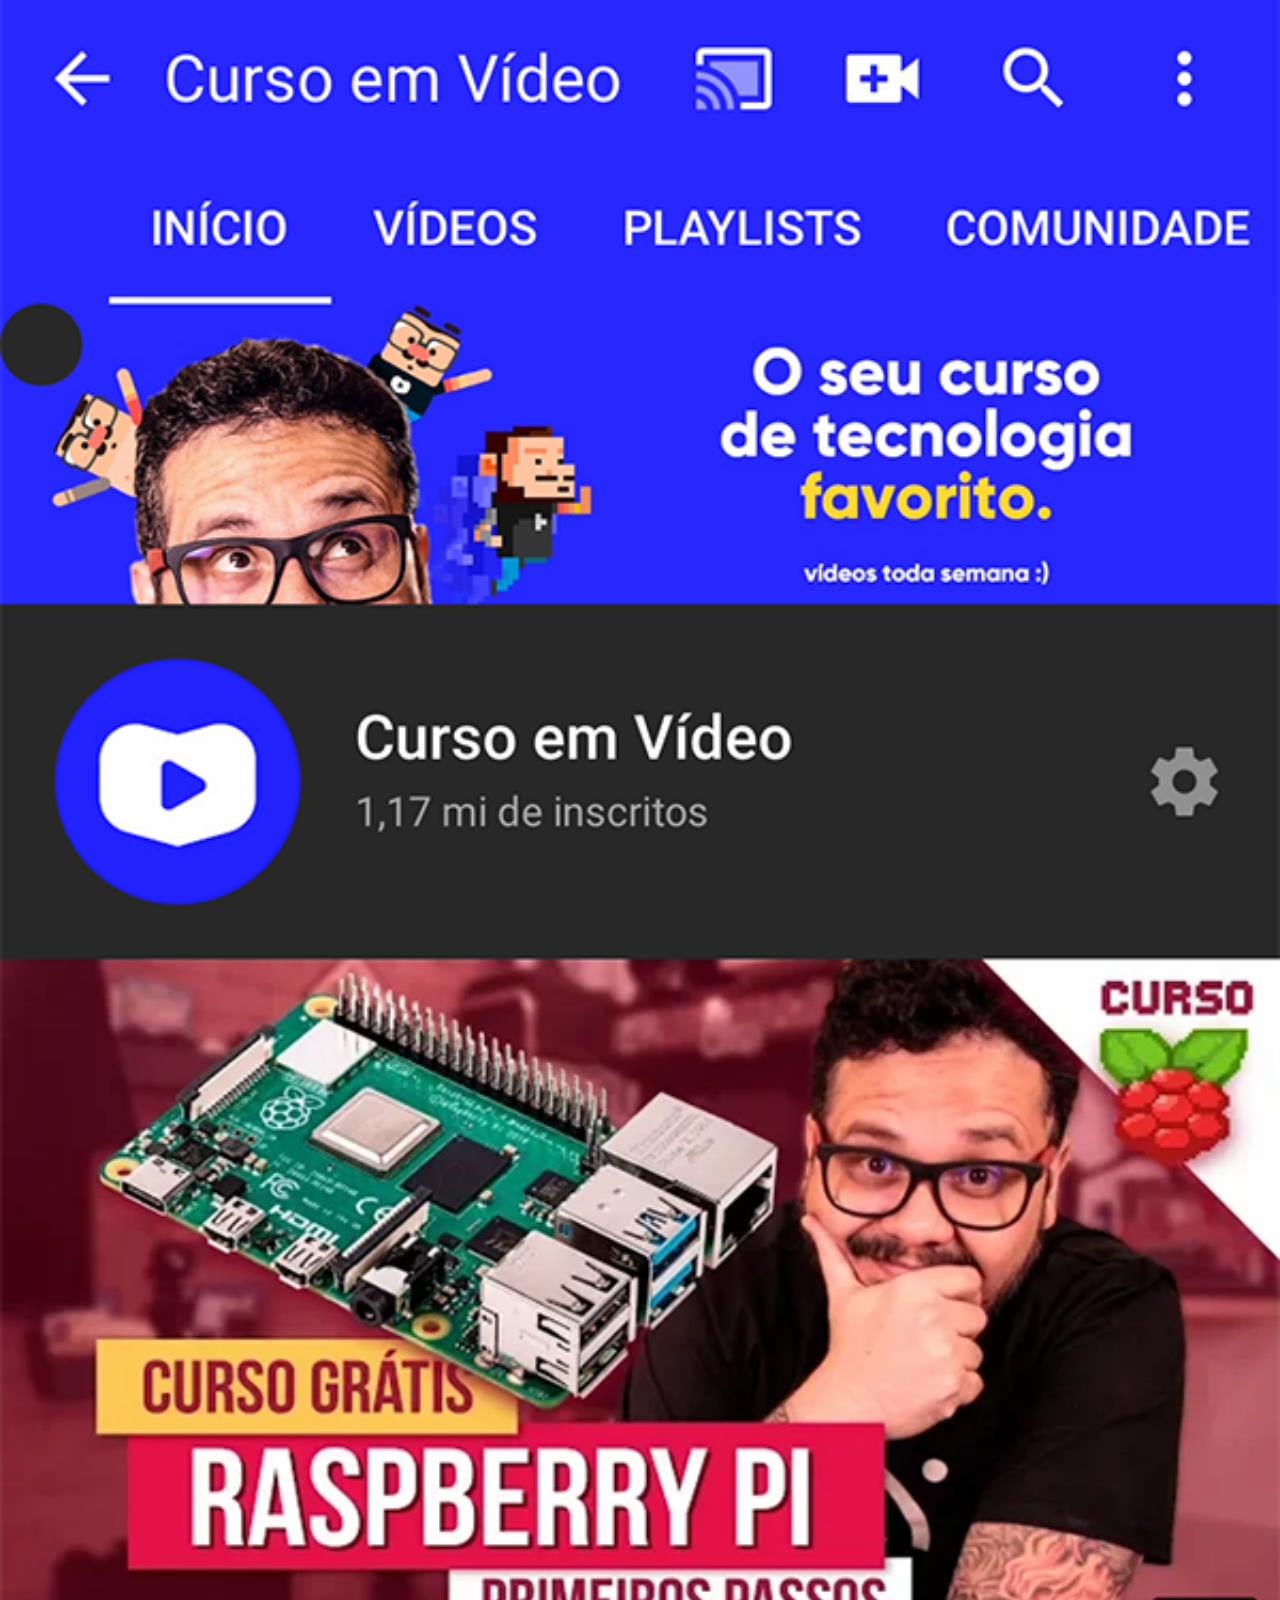
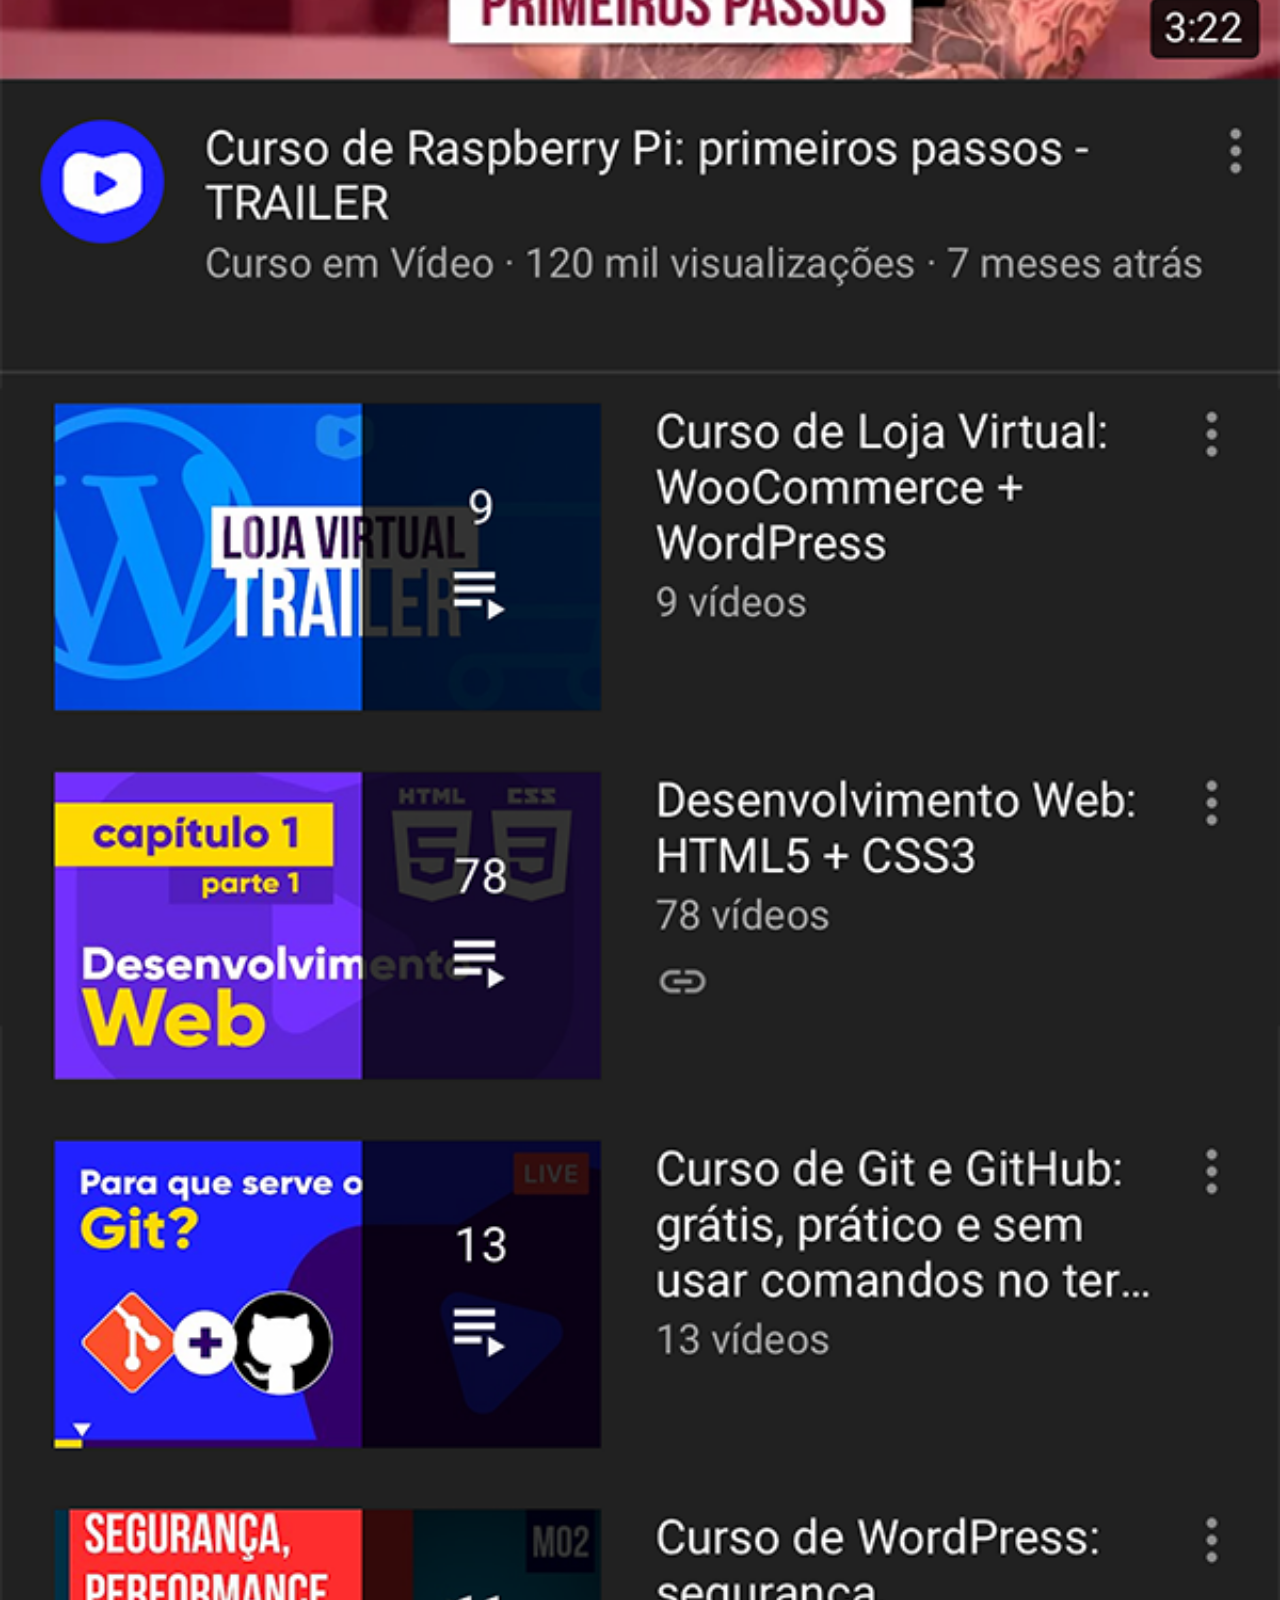
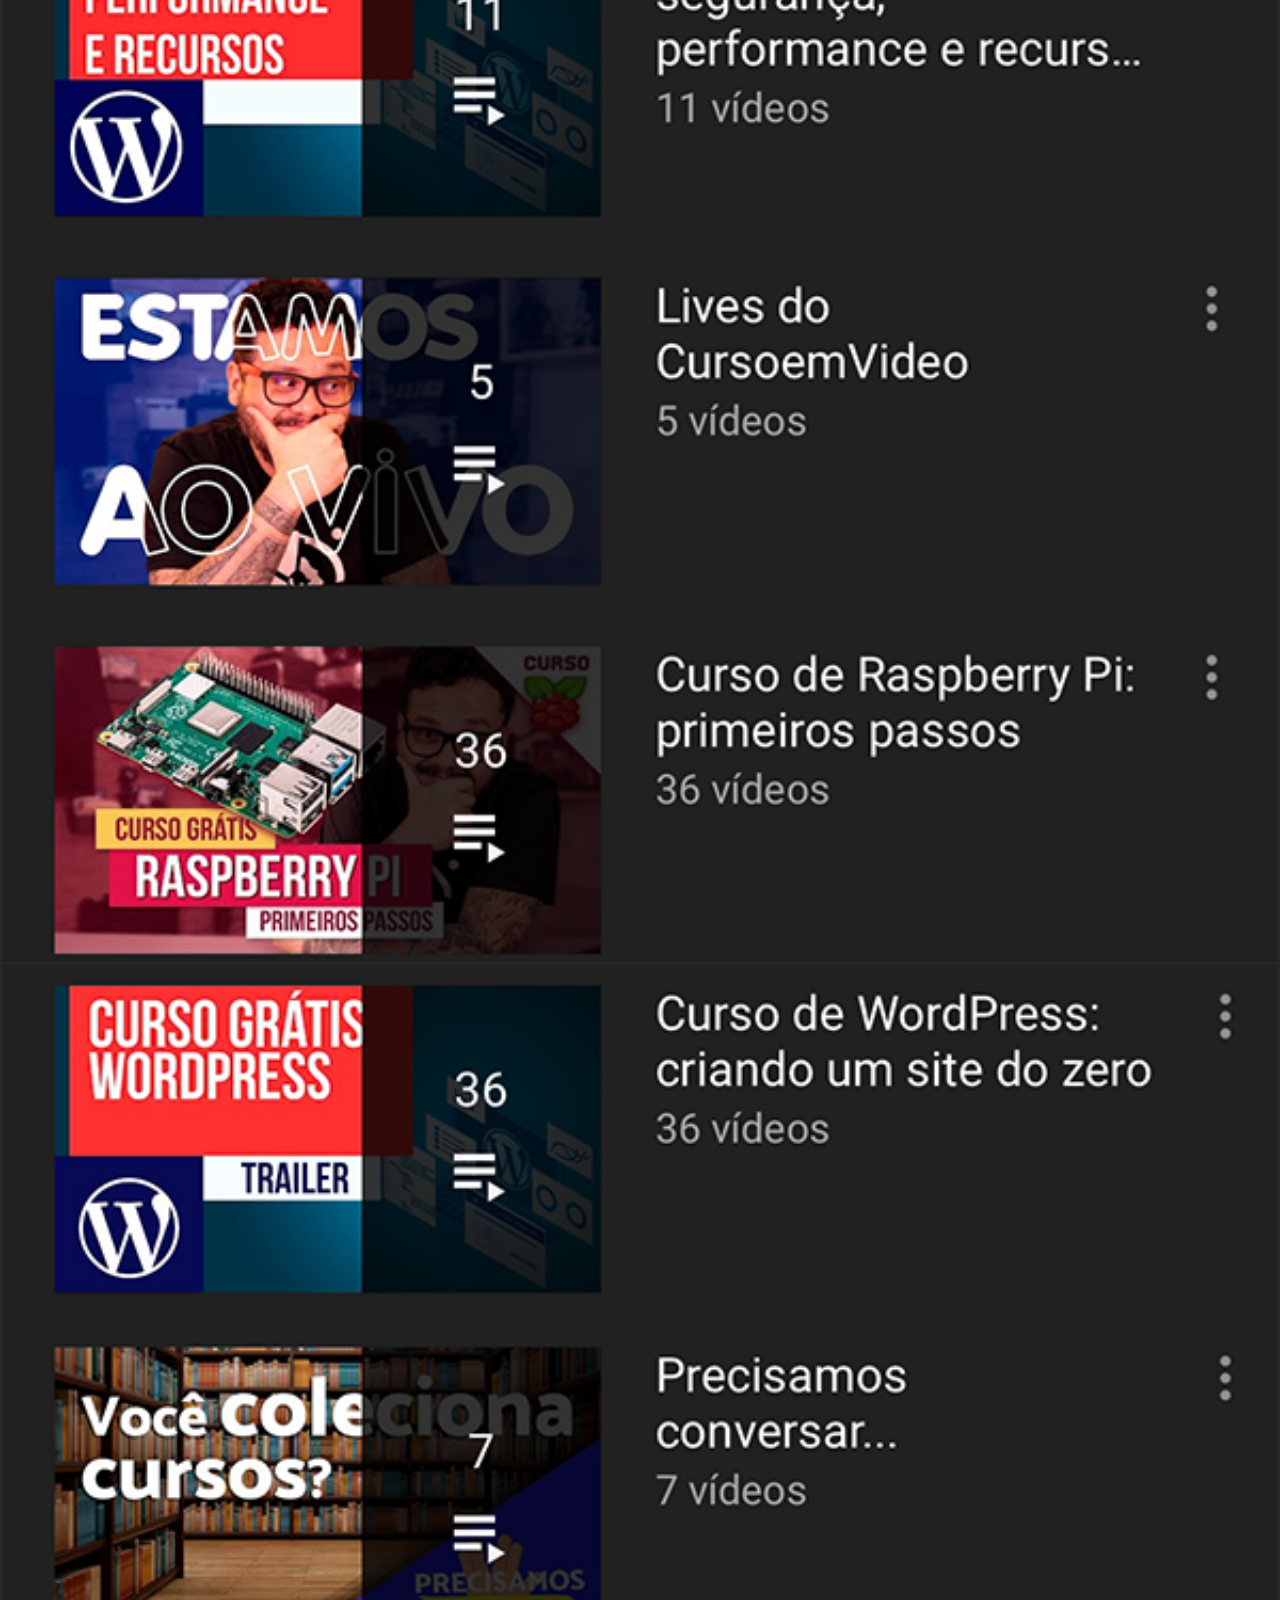
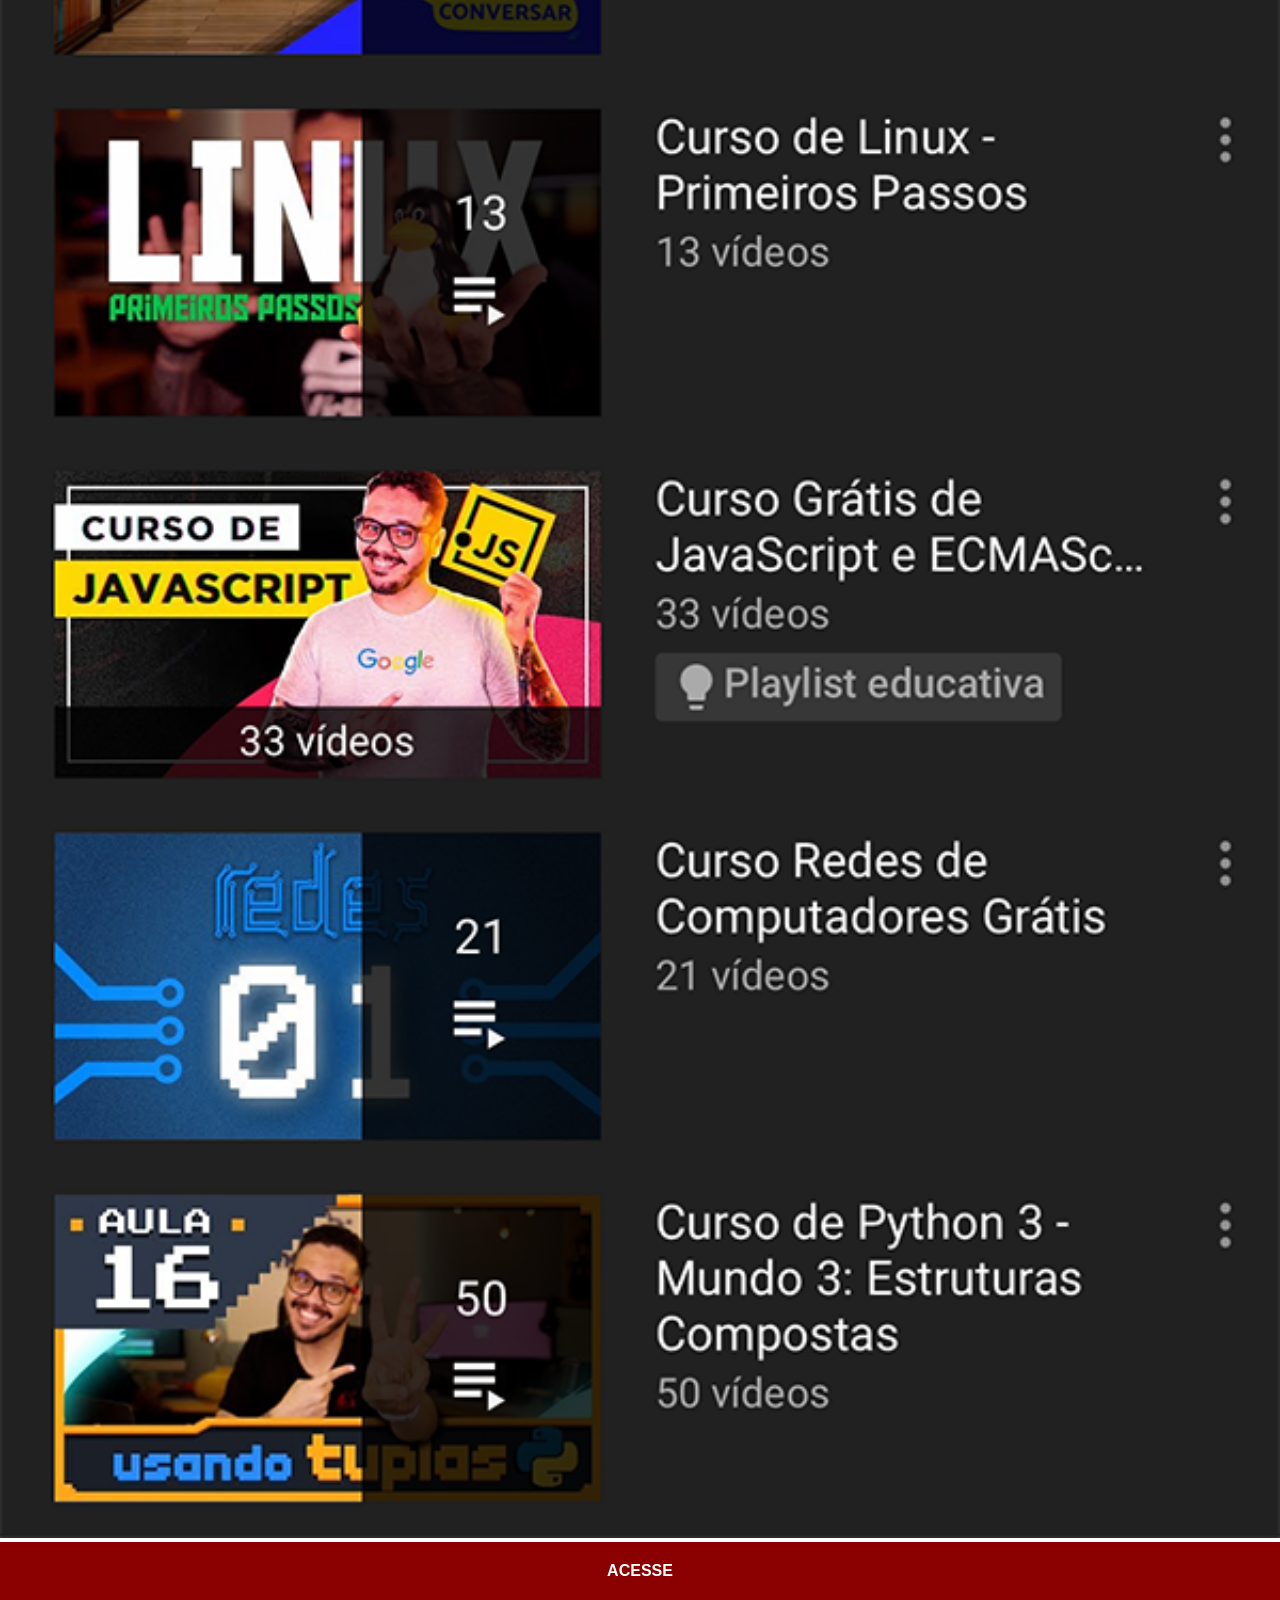
<file: sociais/youtube.html>
<!DOCTYPE html>
<html lang="pt-br">
<head>
    <meta charset="UTF-8">
    <meta name="viewport" content="width=device-width, initial-scale=1.0">
    <title>Página do Youtube</title>
    <link rel="stylesheet" href="../estilos/social.css">
</head>
<body>
    <img src="../imagens/tela-youtube.png" alt="YouTube">
    <a href="https://www.youtube.com" target="_blank">ACESSE</a>
</body>
</html>
</file>
<file: estilos/style.css>
@charset "UTF-8";

* {
    margin: 0;
    padding: 0;
    font-family: Arial, Helvetica, sans-serif;
}

html, body {
    height: 100vh;
    width: 100vw;
    background-color: black;
}

body {
    background: url(../imagens/fundo-madeira.jpg) no-repeat top center;
    background-size: cover;
    background-attachment: fixed;
}

main {
    position: relative;
    height: 100vh;
}

#telefone {
    position: absolute;
    top: 50%;
    left: 50%;
    transform: translate(-50%, -50%);
    
    height: 627px;
    width: 311px;
    background: url(../imagens/frame-iphone.png)
    no-repeat;
}

iframe#tela {
    position: relative;
    top: 80px;
    left: 22px;
    width: 268px;
    height: 471px;
}

section#redes-sociais {
    text-align: right;
}

section#redes-sociais > a > img {
    width: 50px;
    margin: 10px;
    border-radius: 50%;
    box-shadow: 2px 2px 5px rgba(0, 0, 0, 0.400);
    box-sizing: border-box;
}

section#redes-sociais > a > img:hover {
    border: 2px solid rgba(255, 255, 255, 0.6);
    transform: translate(-3px, -3px);
    box-shadow: 5px 5px 10px rgba(0, 0, 0, 0.400);
    transition: transform 0.4s;
}
</file>
<file: estilos/social.css>
@charset "UTF-8";

* {
            margin: 0px;
            padding: 0px;
            font-family: Arial, Helvetica, sans-serif;
        }

        ::-webkit-scrollbar {
            width: 0px;
            height: 0px;
        }

        img {
            width: 100vw;

        }

        a {
            display: block;
            background-color: darkred;
            color: white;
            padding: 20px;
            text-align: center;
            font-weight: bolder;
            text-decoration: none;
        }

        a:hover {
            background-color: red;
        }
</file>
